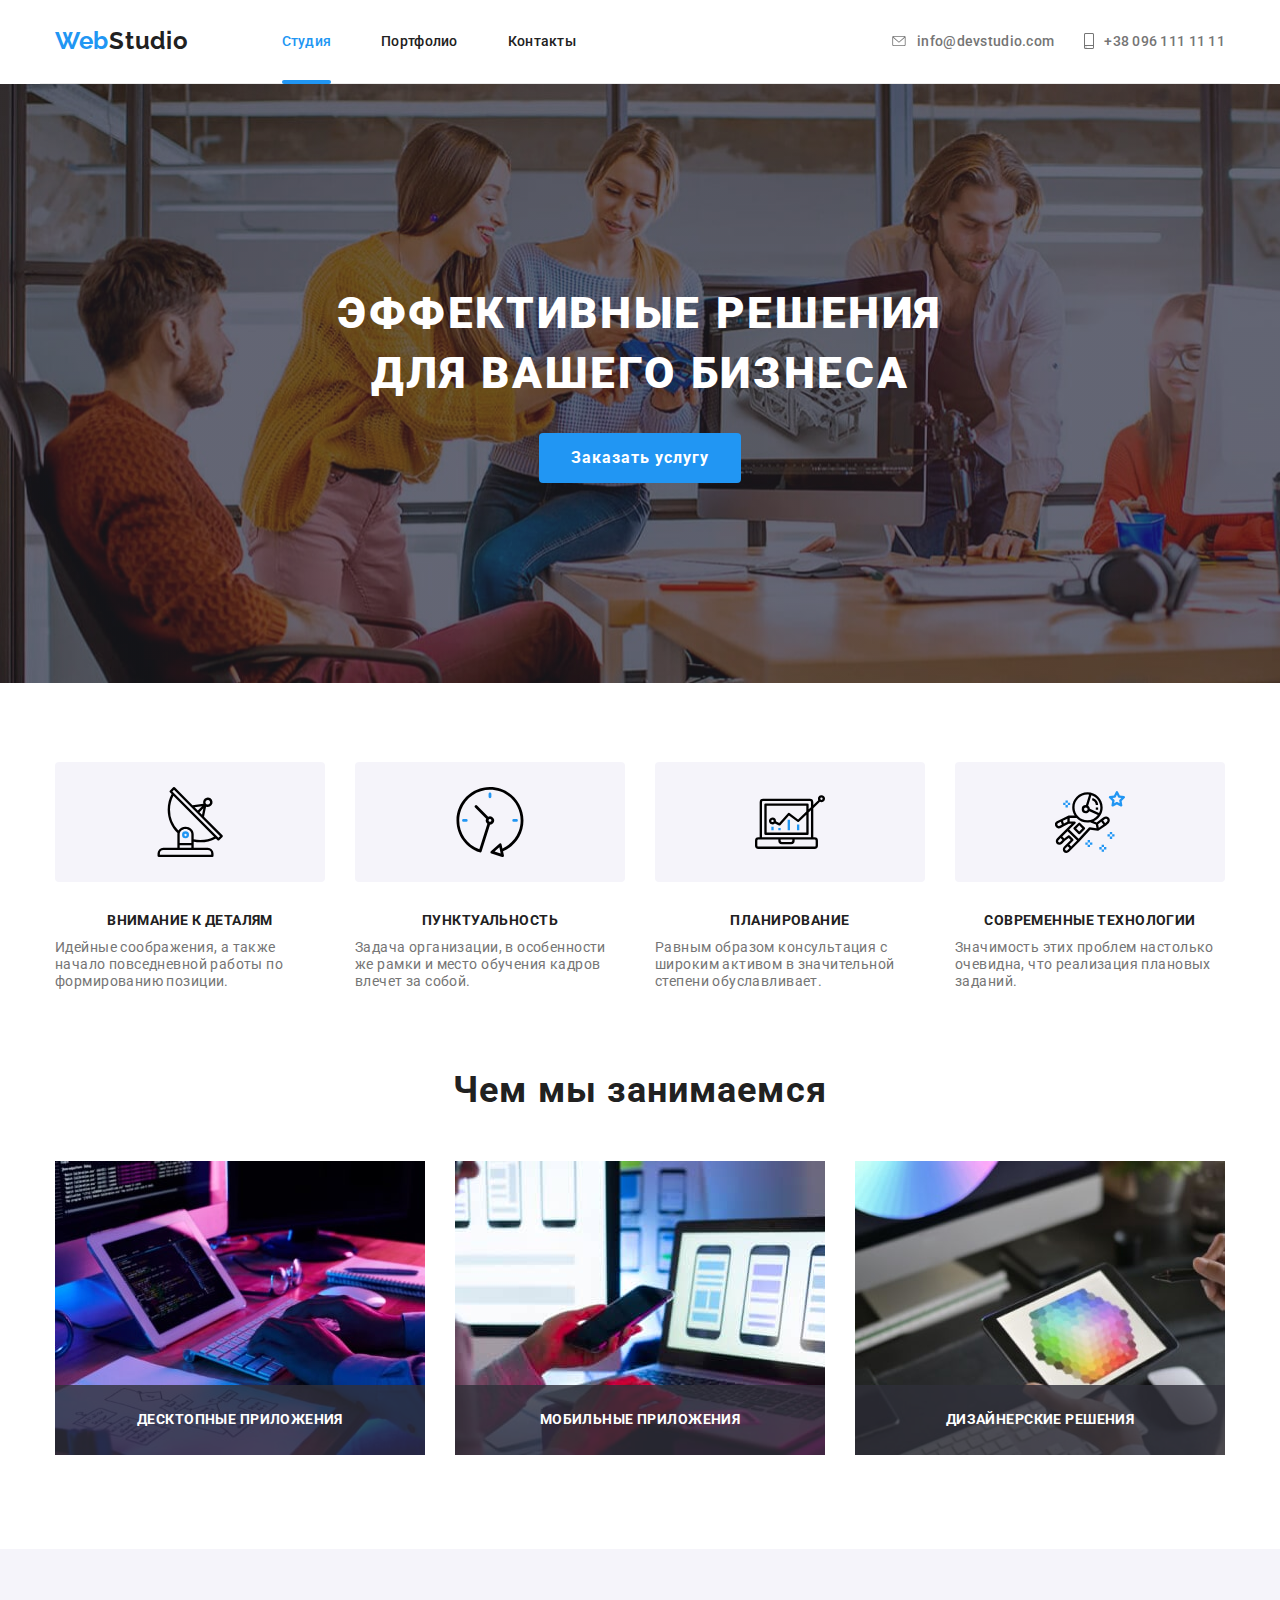
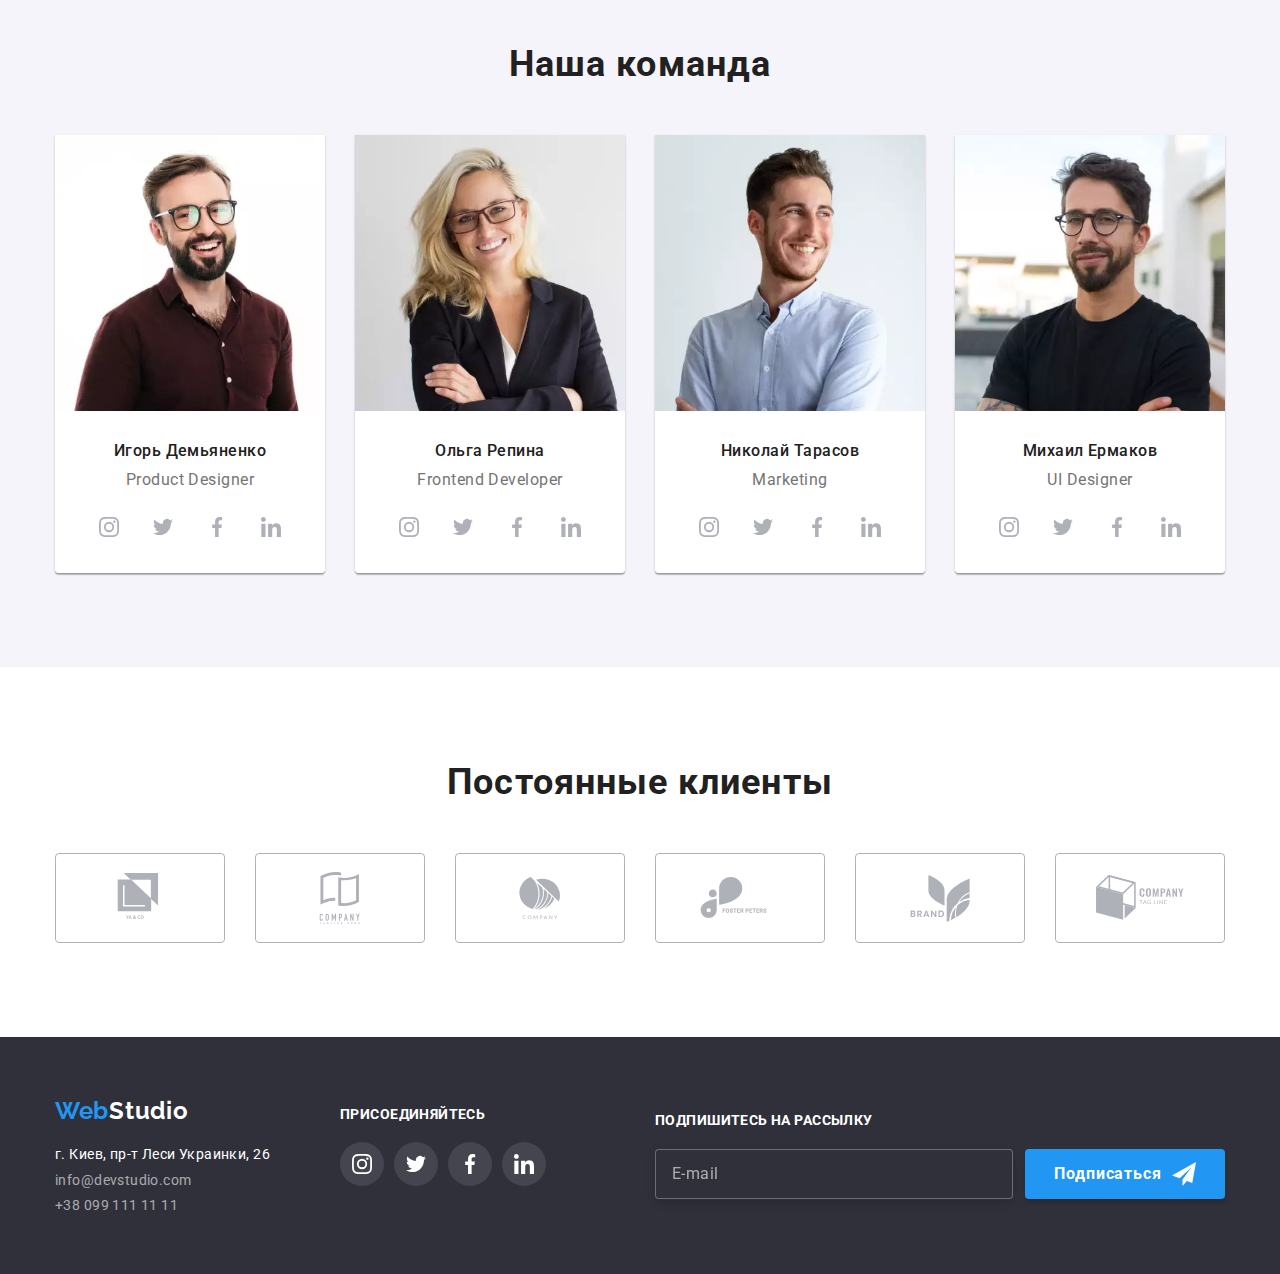
<file: index.html>
<!DOCTYPE html>
<html lang="ru">
  <head>
    <meta charset="UTF-8" />
    <meta name="viewport" content="width=device-width, initial-scale=1.0" />
    <title>Main</title>
    <link rel="stylesheet" href="https://cdnjs.cloudflare.com/ajax/libs/modern-normalize/1.0.0/modern-normalize.min.css">
    <link rel="preconnect" href="https://fonts.gstatic.com" />
    <link href="https://fonts.googleapis.com/css2?family=Raleway:wght@700&family=Roboto:wght@400;500;700;900&display=swap"
      rel="stylesheet" />
    <link rel="stylesheet" href="css/index.min.css">
  </head>
  <body>
    <header class="header__section">
      <div class="header__conteiner">
        <nav class="nav__conteiner">
          <a class="main__logo" href="./index.html">
            <span class="logo">Web<span class="studio--top">Studio</span></span>
          </a>
          
          <button type="button" class="menu__button" data-menu-button>
            <svg height=40 width=40 aria-label="переключатель мобильного окна" >
              <use class="icon-close" href="./Images/icons/symbol-defs.svg#menu-close"></use>
              <use class="icon-menu" href="./Images/icons/symbol-defs.svg#menu-icon"></use>
            </svg>
          </button>
          
          <div class="menu__conteiner" data-menu>
            <!-- site-nav -->
            <ul class="site-nav">
              <li class="site-nav__item">
                <a class="site-nav__link current" href="./index.html">Студия</a>
              </li>
              <li class="site-nav__item">
                <a class="site-nav__link" href="./portfolio.html">Портфолио</a>
              </li>
              <li class="site-nav__item">
                <a class="site-nav__link" href="">Контакты</a>
              </li>
            </ul>

            <!-- site-contact -->
            <ul class="site-contact__list">
              <li class="site-contact__item">
                <a class="contact__link" href="mailto:info@devstudio.com">
                  <svg width="16" height="10" class="site-contact__icons">
                    <use href="./Images/icons/symbol-defs.svg#icon-leter-hover"></use>
                  </svg>
                  info@devstudio.com
                </a>
              </li>
              <li class="site-contact__item contact-icons">
                <a class="contact__link" href="tell:+380961111111">
                  <svg width="10" height="16" class="site-contact__icons">
                    <use href="./Images/icons/symbol-defs.svg#smartphone"></use>
                  </svg>
                  +38 096 111 11 11
                </a>
              </li>
            </ul>
          </div>
        </nav>
      </div>
    </header>
    

    <main>
      <!--Эффективные решения для вашего бизнеса-->
      <section class="section-hero">
       <div class="section-hero__conteiner">
          <h1 class="hero title">Эффективные решения для вашего бизнеса</h1>
          <button class="order-button" type="button" data-modal-open>Заказать услугу</button>
       </div>
       
      </section>

      <!--Описание компании-->
      <!-- company description -->
      <section class="company-description__section">
        <h2 class="visually-hidden">Описание компании</h2>
        <div class="company-description__conteiner">
          <ul class="company-description__list">
            <li class="company-description__items">
              <div class="icon__conteiner">
                <svg width="70" height="70">
                  <use href="./Images/icons/symbol-defs.svg#icon-antena"></use>
                </svg>
              </div>
              <h3 class="description__title title">Внимание к деталям</h3>
              <p class="description__text text">
                Идейные соображения, а также начало повседневной работы по
                формированию позиции.
              </p>
            </li>
            <li class="company-description__items">
              <div class="icon__conteiner">
                <svg class="company-description__icon" width="70" height="70" class="icon-clock">
                  <use href="./Images/icons/symbol-defs.svg#icon-clock"></use>
                </svg>
              </div>
              <h3 class="description__title title">Пунктуальность</h3>
              <p class="description__text text">
                Задача организации, в особенности же рамки и место обучения кадров
                влечет за собой.
              </p>
            </li>
            <li class="company-description__items">
              <div class="icon__conteiner">
                <svg width="70" height="70" class="icon-diagram">
                  <use href="./Images/icons/symbol-defs.svg#icon-diagram"></use>
                </svg>
              </div>
              <h3 class="description__title title">Планирование</h3>
              <p class="description__text text">
                Равным образом консультация с широким активом в значительной
                степени обуславливает.
              </p>
            </li>
            <li class="company-description__items">
              <div class="icon__conteiner">
                <svg width="70" height="70" class="icon-astronaut">
                  <use href="./Images/icons/symbol-defs.svg#icon-astronaut"></use>
                </svg>
              </div>
              <h3 class="description__title title">Современные технологии</h3>
              <p class="description__text text">
                Значимость этих проблем настолько очевидна, что реализация
                плановых заданий.
              </p>
            </li>
          </ul>
        </div>
      </section>
      
      <!--Чем мы занимаемся-->
      <!-- what we do -->
      <section class="what-we-do">
        <div class="what-we-do__conteiner">
          <h2 class="what-we-do__title title">Чем мы занимаемся</h2>
          <ul class="what-we-do__list">
            <li class="what-we-do__items">
              <picture>
                <source 
                  media="(min-width: 320px)" type="image/webp"
                  srcset="./Images/what we do/photo_of_list_1.webp 1x, ./Images/what we do/photo_of_list_1@2x.webp 2x">
                <source 
                  media="(min-width: 320px)" 
                  srcset="./Images/what we do/photo_of_list_1.jpg 1x, ./Images/what we do/photo_of_list_1@2x.jpg 2x">
                <img class="what-we-do__image" src="./Images/what we do/photo_of_list_1.jpg" alt="Фото_1" />
              </picture>
              
              <div class="what-we-do__description">
                <p class="what-we-do__description-text">
                  Десктопные приложения
                </p>
              </div>
            </li>
            <li class="what-we-do__items">
              <picture>
                <source 
                  media="(min-width: 1200px)" type="image/webp"
                  srcset="./Images/what we do/photo_of_list_2.webp 1x, ./Images/what we do/photo_of_list_2@2x.webp 2x">
                <source 
                  media="(min-width: 1200px)"
                  srcset="./Images/what we do/photo_of_list_2.jpg 1x, ./Images/what we do/photo_of_list_2.jpg@2x.jpg 2x">
                <img class="what-we-do__image" width="370" height="294" src="./Images/what we do/photo_of_list_2.jpg" alt="Фото_2" />
              </picture>
              
              <div class="what-we-do__description">
                <p class="what-we-do__description-text">
                  Мобильные приложения
                </p>
              </div>
            </li>
            <li class="what-we-do__items">
              <picture>
                <source 
                  media="(min-width: 1200px)" type="image/webp"
                  srcset="./Images/what we do/photo_of_list_3.webp 1x, ./Images/what we do/photo_of_list_3@2x.webp 2x"
                >
                <source media="(min-width: 1200px)"
                  srcset="./Images/what we do/photo_of_list_3.jpg 1x, ./Images/what we do/photo_of_list_3.jpg@2x.jpg 2x">
                <img class="what-we-do__image" src="./Images/what we do/photo_of_list_3.jpg" alt="Фото_3" />
              </picture>
              
              <div class="what-we-do__description">
                <p class="what-we-do__description-text">
                  Дизайнерские решения
                </p>
              </div>
            </li>
          </ul>
        </div>
      </section>
      

      <!--Наша команда-->
      <!-- our team -->
      <section class="our-team__section">
        <div class="our-team__conteiner">
          <h2 class="our-team__title title">Наша команда</h2>
          <ul class="our-team__list">
            <!-- 1 -->
            <li class="our-team__items">
              <picture class="our-team__picture">
                <source 
                  media="(min-width: 320px)" type="image/webp"
                  srcset="./Images/our-team/person01-mobile.webp 1x, ./Images/our-team/person01-mobile@2x.webp 2x">
                <source media="(min-width: 320px)"
                  srcset="./Images/our-team/person01-mobile.jpg 1x, ./Images/our-team/person01-mobile@2x.jpg 2x">
                <img class="our-team__images" src="./Images/our-team/person01-mobile.jpg" alt="Игорь_Д"/>
              </picture>
              <div class="our-team-images__description-box">
                <h3 class="person__title title">Игорь Демьяненко</h3>
                <p class="profession text">Product Designer</p>
                <ul class="our-team-icon__list">
                  <li class="our-team-icon__items">
                    <a class="our-team-icon__link" href="">
                      <svg width="20" height="20">
                        <use href="./Images/icons/symbol-defs.svg#icon-instagram"></use>
                      </svg>
                    </a>
                  </li>
                  <li class="our-team-icon__items">
                    <a class="our-team-icon__link" href="">
                      <svg width="20" height="20">
                        <use href="./Images/icons/symbol-defs.svg#icon-twitter"></use>
                      </svg>
                    </a>
                  </li>
                  <li class="our-team-icon__items">
                    <a class="our-team-icon__link" href="">
                      <svg width="20" height="20">
                        <use href="./Images/icons/symbol-defs.svg#icon-facebook"></use>
                      </svg>
                    </a>
                  </li>
                  <li class="our-team-icon__items">
                    <a class="our-team-icon__link" href="">
                      <svg width="20" height="20">
                        <use href="./Images/icons/symbol-defs.svg#icon-linkedin"></use>
                      </svg>
                    </a>
                  </li>
                </ul>
              </div>
            </li>
            <!-- 2 -->
            <li class="our-team__items">
              <picture class="our-team__picture">
                <source 
                  media="(min-width: 320px)" type="image/webp"
                  srcset="./Images/our-team/person02-mobile.webp 1x, ./Images/our-team/person02-mobile@2x.webp 2x">
                <source media="(min-width: 320px)"
                  srcset="./Images/our-team/person02-mobile.jpg 1x, ./Images/our-team/person02-mobile@2x.jpg 2x">
                <img class="our-team__images" src="./Images/our-team/person02-mobile.jpg" alt="Ольга_Р" />
              </picture>
              <div class="our-team-images__description-box">
                <h3 class="person__title title">Ольга Репина</h3>
                <p class="profession text">Frontend Developer</p>
                <ul class="our-team-icon__list">
                  <li class="our-team-icon__items">
                    <a class="our-team-icon__link" href="">
                      <svg width="20" height="20">
                        <use href="./Images/icons/symbol-defs.svg#icon-instagram"></use>
                      </svg>
                    </a>
                  </li>
                  <li class="our-team-icon__items">
                    <a class="our-team-icon__link" href="">
                      <svg width="20" height="20">
                        <use href="./Images/icons/symbol-defs.svg#icon-twitter"></use>
                      </svg>
                    </a>
                  </li>
                  <li class="our-team-icon__items">
                    <a class="our-team-icon__link" href="">
                      <svg width="20" height="20">
                        <use href="./Images/icons/symbol-defs.svg#icon-facebook"></use>
                      </svg>
                    </a>
                  </li>
                  <li class="our-team-icon__items">
                    <a class="our-team-icon__link" href="">
                      <svg width="20" height="20">
                        <use href="./Images/icons/symbol-defs.svg#icon-linkedin"></use>
                      </svg>
                    </a>
                  </li>
                </ul>
              </div>
            </li>
            <!-- 3 -->
            <li class="our-team__items">
              <picture class="our-team__picture">
                <source 
                  media="(min-width: 320px)" type="image/webp"
                  srcset="./Images/our-team/person03-mobile.webp 1x, ./Images/our-team/person03-mobile@2x.webp 2x">
                <source media="(min-width: 320px)"
                  srcset="./Images/our-team/person03-mobile.jpg 1x, ./Images/our-team/person03-mobile@2x.jpg 2x">
                <img class="our-team__images" src="./Images/our-team/person03-mobile.jpg" alt="Николай_Т" />
              </picture>
              <div class="our-team-images__description-box">
                <h3 class="person__title title">Николай Тарасов</h3>
                <p class="profession text">Marketing</p>
                <ul class="our-team-icon__list">
                  <li class="our-team-icon__items">
                   <a class="our-team-icon__link" href="">
                      <svg width="20" height="20">
                        <use href="./Images/icons/symbol-defs.svg#icon-instagram"></use>
                      </svg>
                   </a>
                  </li>
                  <li class="our-team-icon__items">
                    <a class="our-team-icon__link" href="">
                      <svg width="20" height="20">
                        <use href="./Images/icons/symbol-defs.svg#icon-twitter"></use>
                      </svg>
                    </a>
                  </li>
                  <li class="our-team-icon__items">
                    <a class="our-team-icon__link" href="">
                      <svg width="20" height="20">
                        <use href="./Images/icons/symbol-defs.svg#icon-facebook"></use>
                      </svg>
                    </a>
                  </li>
                  <li class="our-team-icon__items">
                    <a class="our-team-icon__link" href="">
                      <svg width="20" height="20">
                        <use href="./Images/icons/symbol-defs.svg#icon-linkedin"></use>
                      </svg>
                    </a>
                  </li>
                </ul>
              </div>
            </li>
            <!-- 4 -->
            <li class="our-team__items">
              <picture class="our-team__picture">
                <source media="(min-width: 320px)" type="image/webp"
                  srcset="./Images/our-team/person04-mobile.webp 1x, ./Images/our-team/person04-mobile@2x.webp 2x">
                <source media="(min-width: 320px)"
                  srcset="./Images/our-team/person04-mobile.jpg 1x, ./Images/our-team/person04-mobile@2x.jpg 2x">
                <img class="our-team__images" src="./Images/our-team/person04-mobile.jpg" alt="Михаил_Е" />
              </picture>
              <div class="our-team-images__description-box">
                <h3 class="person__title title">Михаил Ермаков</h3>
                <p class="profession text">UI Designer</p>
                <ul class="our-team-icon__list">
                  <li class="our-team-icon__items">
                    <a class="our-team-icon__link" href="">
                      <svg width="20" height="20">
                        <use href="./Images/icons/symbol-defs.svg#icon-instagram"></use>
                      </svg>
                    </a>
                  </li>
                  <li class="our-team-icon__items">
                    <a class="our-team-icon__link" href="">
                      <svg width="20" height="20">
                        <use href="./Images/icons/symbol-defs.svg#icon-twitter"></use>
                      </svg>
                    </a>
                  </li>
                  <li class="our-team-icon__items">
                    <a class="our-team-icon__link" href="">
                      <svg width="20" height="20">
                        <use href="./Images/icons/symbol-defs.svg#icon-facebook"></use>
                      </svg>
                    </a>
                  </li>
                  <li class="our-team-icon__items">
                    <a class="our-team-icon__link" href="">
                      <svg width="20" height="20">
                        <use href="./Images/icons/symbol-defs.svg#icon-linkedin"></use>
                      </svg>
                    </a>
                  </li>
                </ul>
              </div>
            </li>
          </ul>
        </div>
      </section>
      <!-- our-clients -->
      <section class="our-clients__section">
        <div class="our-clients__conteiner">
          <h2 class="our-clients__title">
            Постоянные клиенты
          </h2>
          <ul class="client-list">
            <li class="client-list__item">
              <a class="client-list__link" href="">
                <svg height="49.2">
                  <use href="./Images/icons/symbol-defs.svg#icon-logo-YA-and-CO"></use>
                </svg>
              </a>
            </li>
            <li class="client-list__item">
              <!-- 2 -->
              <a class="client-list__link" href="">
                <svg height="52">
                  <use href="./Images/icons/symbol-defs.svg#icon-logo-tag-line"></use>
                </svg>
              </a>
            </li>
            <li class="client-list__item">
              <!-- 3 -->
              <a class="client-list__link" href="">
                <svg height="42.6">
                  <use href="./Images/icons/symbol-defs.svg#icon-logo-company"></use>
                </svg>
              </a>
            </li>
            <li class="client-list__item">
              <!-- 4 -->
              <a class="client-list__link" href="">
                <svg height="42">
                  <use href="./Images/icons/symbol-defs.svg#icon-logo-foster-peters"></use>
                </svg>
              </a>
            </li>
            <li class="client-list__item">
              <!-- 5 -->
              <a class="client-list__link" href="">
                <svg height="47">
                  <use href="./Images/icons/symbol-defs.svg#icon-logo-brand"></use>
                </svg>
              </a>
            </li>
            <li class="client-list__item">
              <!-- 6 -->
              <a class="client-list__link" href="">
                <svg height="45.4">
                  <use href="./Images/icons/symbol-defs.svg#icon-logo-company-tag-line"></use>
                </svg>
              </a>
            </li>
          </ul>
        </div>
      </section>
      <!-- MODAL -->
      <div class="backdrop is-hidden" data-modal>
        <div class="modal">
          <button type="button" class="close-modal-button" data-modal-close>
            <svg width=17 height=17 class="close-modal-button__icon">
              <use href="./Images/icons/symbol-defs.svg#close-btn"></use>
            </svg>
          </button>
          <!-- form -->
          <p class="form__title">Оставьте свои данные, мы вам перезвоним</p>
          <form class="modal-form">
            <div class="modal-form__field">
              <label for="name">Имя</label>
              <div class="input__vraper">
                <input class="input" type="text" name="name" id="name">
                <svg class="input__icon">
                  <use href="./Images/icons/symbol-defs.svg#person-icon"></use>
                </svg>
              </div>
            </div>
            
            <div class="modal-form__field">
              <label  for="tel">Телефон</label>
              <div class="input__vraper">
                <input class="input" type="tel" name="tel" id="tel">
                <svg class="input__icon">
                  <use href="./Images/icons/symbol-defs.svg#phone-icon"></use>
                </svg>
              </div>
            </div>
            
            <div class="modal-form__field">
              <label  for="email">Почта</label>
              <div class="input__vraper">
                <input class="input" type="email" name="email" id="email">
                <svg class="input__icon">
                  <use href="./Images/icons/symbol-defs.svg#email"></use>
                </svg>
              </div>
            </div>

            <div class="modal-form__field">
              <label  for="comment">Комментарий</label>
              <textarea class="input" name="comment" id="comment" placeholder="Введите текст"></textarea>
            </div>

            <div class="checkbox__policy">
              <input class="checkbox__input visually-hidden" type="checkbox" name="policy" id="policy">
              <label class="checkbox__label" for="policy">Соглашаюсь с рассылкой и принимаю&nbsp; <a class="policy-link" href="#">Условия договора</a></label>
            </div>

            <button class="submit-button" type="submit">Отправить</button>
          </form>
        </div>
      </div>
    </main>

    <!-- footer -->
    <footer class="footer">
      <div class="footer__conteiner">
        <div class="address-and-slogan__conteier">
          <div class="address__conteiner">
            <a class="logo__footer" href="./index.html">
              <span class="logo">Web<span class="studio--bottom">Studio</span></span></a>
            <address class="address__list-conteiner">
              <ul class="address__list">
                <li class="address">г. Киев, пр-т Леси Украинки, 26</li>
                <li><a class="mail" href="mailto:info@devstudio.com">info@devstudio.com</a></li>
                <li><a class="tell" href="tell:+380991111111">+38 099 111 11 11</a></li>
              </ul>
            </address>
          </div>
          <div class="slogan__container">
            <p class="slogan">
              присоединяйтесь
            </p>
            <ul class="footer-social-list">
              <li class="footer-social-list__item">
                <a class="footer-social-list__link" href="">
                  <svg class="footer-social-list__icons" width="20" height="20">
                    <use href="./Images/icons/symbol-defs.svg#icon-instagram"></use>
                  </svg>
                </a>
              </li>
              <li class="footer-social-list__item">
                <a class="footer-social-list__link" href="">
                  <svg class="footer-social-list__icons" width="20" height="20">
                    <use href="./Images/icons/symbol-defs.svg#icon-twitter"></use>
                  </svg>
                </a>
              </li>
              <li class="footer-social-list__item">
                <a class="footer-social-list__link" href="">
                  <svg class="footer-social-list__icons" width="20" height="20">
                    <use href="./Images/icons/symbol-defs.svg#icon-facebook"></use>
                  </svg>
                </a>
              </li>
              <li class="footer-social-list__item">
                <a class="footer-social-list__link" href="">
                  <svg class="footer-social-list__icons" width="20" height="20">
                    <use href="./Images/icons/symbol-defs.svg#icon-linkedin"></use>
                  </svg>
                </a>
              </li>
            </ul>
          </div>
        </div>
        <div class="subsribe__conteiner">
          <form class="form">
            <p class="subsribe__title">
              Подпишитесь на рассылку
            </p>
            <div class="subsribe-form__conteiner">
              <input class="subsribe__input" type="email" name="email" placeholder="E-mail">
              <button class="subsribe__button" type="submit">Подписаться
                <svg width=24 height=24 class="icon-send">
                  <use href="./Images/icons/symbol-defs.svg#icon-send"></use>
                </svg>
              </button>
            </div>
          </form>
        </div>
      </div>
    </footer>

    <script src="./js/modal.js"></script>
    <script src="./js/mobilemenu.js"></script>
  </body>
</html>
</file>
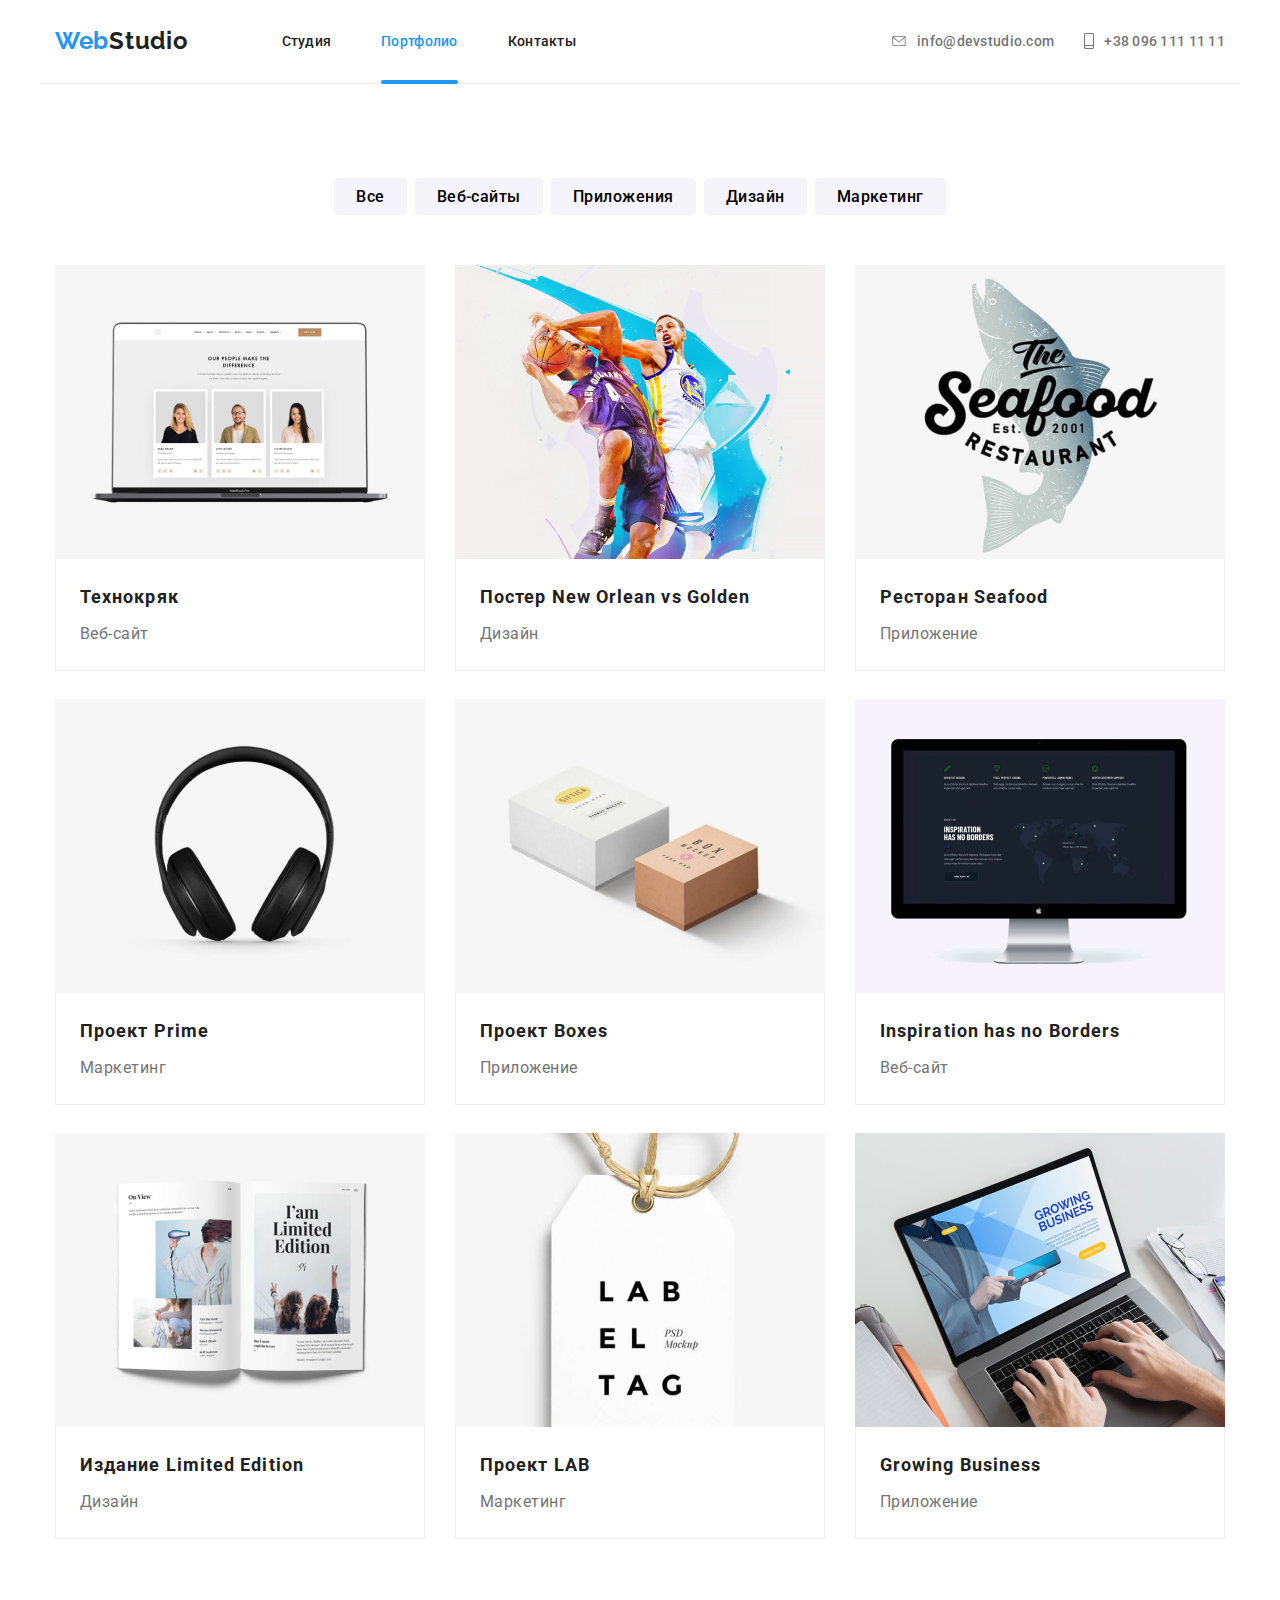
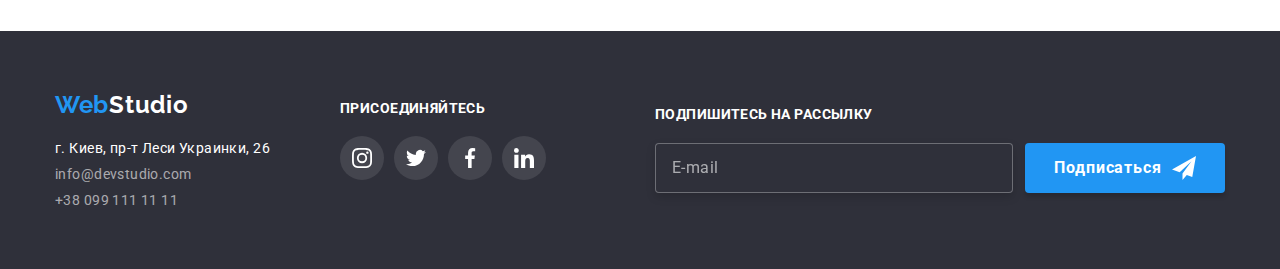
<file: portfolio.html>
<!DOCTYPE html>
<html lang="ru">
  <head>
    <meta charset="UTF-8" />
    <meta name="viewport" content="width=device-width, initial-scale=1.0" />
    <title>Main</title>
    <link rel="stylesheet" href="https://cdnjs.cloudflare.com/ajax/libs/modern-normalize/1.0.0/modern-normalize.min.css">
    <link rel="preconnect" href="https://fonts.gstatic.com" />
    <link href="https://fonts.googleapis.com/css2?family=Raleway:wght@700&family=Roboto:wght@400;500;700;900&display=swap"
      rel="stylesheet" />
    <link rel="stylesheet" href="css/portfolio.min.css">
  </head>
  <body>
    <!-- header -->
    <header class="header__section">
      <div class="header__conteiner">
        <nav class="nav__conteiner">
          <a class="main__logo" href="./index.html">
            <span class="logo">Web<span class="studio--top">Studio</span></span>
          </a>
    
          <button type="button" class="menu__button" data-menu-button>
            <svg height=40 width=40 aria-label="переключатель мобильного окна">
              <use class="icon-close" href="./Images/icons/symbol-defs.svg#menu-close"></use>
              <use class="icon-menu" href="./Images/icons/symbol-defs.svg#menu-icon"></use>
            </svg>
          </button>
    
          <div class="menu__conteiner" data-menu>
            <!-- site-nav -->
            <ul class="site-nav">
              <li class="site-nav__item">
                <a class="site-nav__link " href="./index.html">Студия</a>
              </li>
              <li class="site-nav__item">
                <a class="site-nav__link current" href="./portfolio.html">Портфолио</a>
              </li>
              <li class="site-nav__item">
                <a class="site-nav__link" href="">Контакты</a>
              </li>
            </ul>
    
            <!-- site-contact -->
            <ul class="site-contact__list">
              <li class="site-contact__item">
                <a class="contact__link" href="mailto:info@devstudio.com">
                  <svg width="16" height="10" class="site-contact__icons">
                    <use href="./Images/icons/symbol-defs.svg#icon-leter-hover"></use>
                  </svg>
                  info@devstudio.com
                </a>
              </li>
              <li class="site-contact__item contact-icons">
                <a class="contact__link" href="tell:+380961111111">
                  <svg width="10" height="16" class="site-contact__icons">
                    <use href="./Images/icons/symbol-defs.svg#smartphone"></use>
                  </svg>
                  +38 096 111 11 11
                </a>
              </li>
            </ul>
          </div>
        </nav>
      </div>
    </header>
    <!-- main -->
    <main>
      <!-- choice section -->
      <section class="choice__section">
        <h1 class="title visually-hidden">Веб студия секция вибора</h1>
        <div class="choice__conteiner">
          <ul class="button-list">
            <li class="button-list__item">
              <button class="filter__button" type="button">Все</button>
            </li>
            <li class="button-list__item">
              <button class="filter__button" type="button">Веб-сайты</button>
            </li>
            <li class="button-list__item">
              <button class="filter__button" type="button">Приложения</button>
            </li>
            <li class="button-list__item">
              <button class="filter__button" type="button">Дизайн</button>
            </li>
            <li class="button-list__item">
              <button class="filter__button" type="button">Маркетинг</button>
            </li>
          </ul>
          <ul class="options-list">
            <li class="option-list__items">
              <a class="option-list__link" href="">
                <div class="image__conteiner">
                  <!-- 1 -->
                  <picture>
                    <source media="(min-width: 1200px)" type="image/webp"
                      srcset="./Images/options-list/laptop-tech-kryak-desk-top.webp 1x, ./Images/options-list/laptop-tech-kryak-desk-top@2x.webp 2x">
                    
                    <source media="(min-width: 1200px)"
                      srcset="./Images/options-list/laptop-tech-kryak-desk-top.jpg 1x, ./Images/options-list/laptop-tech-kryak-desk-top@2x.jpg 2x">
                    
                    <source media="(min-width: 320px)" type="image/webp"
                      srcset="./Images/options-list/laptop-tech-kryak-mob.webp 1x, ./Images/options-list/laptop-tech-kryak-mob@2x.webp 2x">

                    <source media="(min-width: 320px)" 
                      srcset="./Images/options-list/laptop-tech-kryak-mob.jpg 1x, ./Images/options-list/laptop-tech-kryak-mob@2x.jpg 2x">
                    <img class="image" src="./Images/options-list/laptop-tech-kryak-mob.jpg" alt="laptop tech kryak" />
                  </picture>
                  
                  <div class="option-list__text">
                    Технокряк это современная площадка распространения коронавируса. Компании используют эту платформу для цифрового
                    шпионажа и атак на защищённые сервера конкурентов.
                  </div>
                </div>
                <div class="option__description">
                  <h2 class="option__title title">Технокряк</h2>
                  <p class="option__text text">Веб-сайт</p>
                </div>
              </a>
            </li>
            <li class="option-list__items">
              <a class="option-list__link" href="">
                <div class="image__conteiner">
                  <!-- 2 -->
                  <picture>
                    <source media="(min-width: 1200px)" type="image/webp"
                      srcset="./Images/options-list/poster-orlean-desk-top.webp 1x, ./Images/options-list/poster-orlean-desk-top@2x.webp 2x">
                    
                    <source media="(min-width: 1200px)"
                      srcset="./Images/options-list/poster-orlean-desk-top.jpg 1x, ./Images/options-list/poster-orlean-desk-top@2x.jpg 2x">

                    <source media="(min-width: 320px)" type="image/webp"
                      srcset="./Images/options-list/poster-orlean-mob.webp 1x, ./Images/options-list/poster-orlean-mob@2x.webp 2x">

                    <source media="(min-width: 320px)"
                      srcset="./Images/options-list/poster-orlean-mob.jpg 1x, ./Images/options-list/poster-orlean-mob@2x.jpg 2x">
                    <img class="image" src="./Images/poster-orlean-mob.jpg" alt="poster orlean" />
                  </picture>
                  
                  <div class="option-list__text">
                    Технокряк это современная площадка распространения коронавируса. Компании используют эту платформу для цифрового
                    шпионажа и атак на защищённые сервера конкурентов.
                  </div>
                </div>
                
                <div class="option__description">
                  <h2 class="option__title title">Постер New Orlean vs Golden</h2>
                  <p class="option__text text">Дизайн</p>
                </div>
              </a>
            </li>
            <li class="option-list__items">
              <a class="option-list__link" href="">
                <div class="image__conteiner">
                  <!-- 3 -->
                  <picture>
                    <source media="(min-width: 1200px)" type="image/webp"
                      srcset="./Images/options-list/restorant-seafood-desk-top.webp 1x, ./Images/options-list/restorant-seafood-desk-top@2x.webp 2x">
                    
                    <source media="(min-width: 1200px)"
                      srcset="./Images/options-list/restorant-seafood-desk-top.jpg 1x, ./Images/options-list/restorant-seafood-desk-top@2x.jpg 2x">

                    <source media="(min-width: 320px)" type="image/webp"
                      srcset="./Images/options-list/restorant-seafood-mob.webp 1x, ./Images/options-list/restorant-seafood-mob@2x.webp 2x">

                    <source media="(min-width: 320px)"
                      srcset="./Images/options-list/restorant-seafood-mob.jpg 1x, ./Images/options-list/restorant-seafood-mob@2x.jpg 2x">
                    <img class="image" src="./Images/restorant-seafood-mob.jpg" alt="restorant seafood" />
                  </picture>
                  
                  <div class="option-list__text">
                    Технокряк это современная площадка распространения коронавируса. Компании используют эту платформу для цифрового
                    шпионажа и атак на защищённые сервера конкурентов.
                  </div>
                </div>
                
                <div class="option__description">
                  <h2 class="option__title title">Ресторан Seafood</h2>
                  <p class="option__text text">Приложение</p>
                </div>
              </a>
            </li>
            <li class="option-list__items">
              <a class="option-list__link" href="">
                <div class="image__conteiner">
                  <!-- 4 -->
                  <picture>
                    <source media="(min-width: 1200px)" type="image/webp"
                      srcset="./Images/options-list/headphones-prime-desk-top.webp 1x, ./Images/options-list/headphones-prime-desk-top@2x.webp 2x">
                    
                    <source media="(min-width: 1200px)"
                      srcset="./Images/options-list/headphones-prime-desk-top.jpg 1x, ./Images/options-list/headphones-prime-desk-top@2x.jpg 2x">

                    <source media="(min-width: 320px)" type="image/webp"
                      srcset="./Images/options-list/headphones-prime-mob.webp 1x, ./Images/options-list/headphones-prime-mob@2x.webp 2x">

                    <source media="(min-width: 320px)"
                      srcset="./Images/options-list/headphones-prime-mob.jpg 1x, ./Images/options-list/headphones-prime-mob@2x.jpg 2x">
                    <img class="image" src="./Images/headphones-prime-mob.jpg" alt="headphones prime" />
                  </picture>
                  
                  <div class="option-list__text">
                    Технокряк это современная площадка распространения коронавируса. Компании используют эту платформу для цифрового
                    шпионажа и атак на защищённые сервера конкурентов.
                  </div>
                </div>
                
                <div class="option__description">
                  <h2 class="option__title title">Проект Prime</h2>
                  <p class="option__text text">Маркетинг</p>
                </div>
              </a>
            </li>
            <li class="option-list__items">
              <a class="option-list__link" href="">
                <div class="image__conteiner">
                  <!-- 5 -->
                  <picture>
                    <source media="(min-width: 1200px)" type="image/webp"
                      srcset="./Images/options-list/boxes-desk-top.webp 1x, ./Images/options-list/boxes-desk-top@2x.webp 2x">
                    
                    <source media="(min-width: 1200px)"
                      srcset="./Images/options-list/boxes-desk-top.jpg 1x, ./Images/options-list/boxes-desk-top@2x.jpg 2x">

                    <source media="(min-width: 320px)" type="image/webp"
                      srcset="./Images/options-list/boxes-mob.webp 1x, ./Images/options-list/boxes-mob@2x.webp 2x">

                    <source media="(min-width: 320px)"
                      srcset="./Images/options-list/boxes-mob.jpg 1x, ./Images/options-list/boxes-mob@2x.jpg 2x">
                    <img class="image" src="./Images/options-list/boxes-mob.jpg" alt="boxes" />
                  </picture>
                  
                  <div class="option-list__text">
                    Технокряк это современная площадка распространения коронавируса. Компании используют эту платформу для цифрового
                    шпионажа и атак на защищённые сервера конкурентов.
                  </div>
                </div>
                
                <div class="option__description">
                  <h2 class="option__title title">Проект Boxes</h2>
                  <p class="option__text text">Приложение</p>
                </div>
              </a>
            </li>
            <li class="option-list__items">
              <a class="option-list__link" href="">
                <div class="image__conteiner">
                  <!-- 6 -->
                  <picture>
                    <source media="(min-width: 1200px)" type="image/webp"
                      srcset="./Images/options-list/monitor-desk-top.webp 1x, ./Images/options-list/monitor-desk-top@2x.webp 2x">
                    
                    <source media="(min-width: 1200px)"
                      srcset="./Images/options-list/monitor-desk-top.jpg 1x, ./Images/options-list/monitor-desk-top@2x.jpg 2x">

                    <source media="(min-width: 320px)" type="image/webp"
                      srcset="./Images/options-list/monitor-mob.webp 1x, ./Images/options-list/monitor-mob@2x.webp 2x">

                    <source media="(min-width: 320px)"
                      srcset="./Images/options-list/monitor-mob.jpg 1x, ./Images/options-list/monitor-mob@2x.jpg 2x">
                    <img class="image" src="./Images/options-list/monitor-mob.jpg" alt="monitor" />
                  </picture>
                  
                  <div class="option-list__text">
                    Технокряк это современная площадка распространения коронавируса. Компании используют эту платформу для цифрового
                    шпионажа и атак на защищённые сервера конкурентов.
                  </div>
                </div>
                
                <div class="option__description">
                  <h2 class="option__title title">Inspiration has no Borders</h2>
                  <p class="option__text text">Веб-сайт</p>
                </div>
              </a>
            </li>
            <li class="option-list__items">
              <a class="option-list__link" href="">
                <div class="image__conteiner">
                  <!-- 7 -->
                  <picture>
                    <source media="(min-width: 1200px)" type="image/webp"
                      srcset="./Images/options-list/book-desk-top.webp 1x, ./Images/options-list/book-desk-top@2x.webp 2x">
                    
                    <source media="(min-width: 1200px)"
                      srcset="./Images/options-list/book-desk-top.jpg 1x, ./Images/options-list/book-desk-top@2x.jpg 2x">

                    <source media="(min-width: 320px)" type="image/webp"
                      srcset="./Images/options-list/book-mob.webp 1x, ./Images/options-list/book-mob@2x.webp 2x">

                    <source media="(min-width: 320px)"
                      srcset="./Images/options-list/book-mob.jpg 1x, ./Images/options-list/book-mob@2x.jpg 2x">
                    <img class="image" src="./Images/options-list/book-mob.jpg" alt="book" />
                  </picture>
                  
                  <div class="option-list__text">
                    Технокряк это современная площадка распространения коронавируса. Компании используют эту платформу для цифрового
                    шпионажа и атак на защищённые сервера конкурентов.
                  </div>
                </div>
                
                <div class="option__description">
                  <h2 class="option__title title">Издание Limited Edition</h2>
                  <p class="option__text text">Дизайн</p>
                </div>
              </a>
            </li>
            <li class="option-list__items">
              <a class="option-list__link" href="">
                <div class="image__conteiner">
                  <!-- 8 -->
                  <picture>
                    <source media="(min-width: 1200px)" type="image/webp"
                      srcset="./Images/options-list/stiker-lab-desk-top.webp 1x, ./Images/options-list/stiker-lab-desk-top@2x.webp 2x">
                    
                    <source media="(min-width: 1200px)"
                      srcset="./Images/options-list/stiker-lab-desk-top.jpg 1x, ./Images/options-list/stiker-lab-desk-top@2x.jpg 2x">

                    <source media="(min-width: 320px)" type="image/webp"
                      srcset="./Images/options-list/stiker-lab-mob.webp 1x, ./Images/options-list/stiker-lab-mob@2x.webp 2x">

                    <source media="(min-width: 320px)"
                      srcset="./Images/options-list/stiker-lab-mob.jpg 1x, ./Images/options-list/stiker-lab-mob@2x.jpg 2x">
                    <img class="image" src="./Images/options-list/stiker-lab-mob.jpg" alt="stiker lab" />
                  </picture>
                  
                  <div class="option-list__text">
                    Технокряк это современная площадка распространения коронавируса. Компании используют эту платформу для цифрового
                    шпионажа и атак на защищённые сервера конкурентов.
                  </div>
                </div>
                
                <div class="option__description">
                  <h2 class="option__title title">Проект LAB</h2>
                  <p class="option__text text">Маркетинг</p>
                </div>
              </a>
            </li>
            <li class="option-list__items">
              <a class="option-list__link" href="">
                <div class="image__conteiner">
                  <!-- 9 -->
                  <picture>
                    <source media="(min-width: 1200px)" type="image/webp"
                      srcset="./Images/options-list/laptop-desk-top.webp 1x, ./Images/options-list/laptop-desk-top@2x.webp 2x">
                    
                    <source media="(min-width: 1200px)"
                      srcset="./Images/options-list/laptop-desk-top.jpg 1x, ./Images/options-list/laptop-desk-top@2x.jpg 2x">

                    <source media="(min-width: 320px)" type="image/webp"
                      srcset="./Images/options-list/laptop-mob.webp 1x, ./Images/options-list/laptop-mob@2x.webp 2x">

                    <source media="(min-width: 320px)"
                      srcset="./Images/options-list/laptop-mob.jpg 1x, ./Images/options-list/laptop-mob@2x.jpg 2x">
                    <img class="image" src="./Images/options-list/laptop-mob.jpg" alt="laptop" />
                  </picture>
                  
                  <div class="option-list__text">
                    Технокряк это современная площадка распространения коронавируса. Компании используют эту платформу для цифрового
                    шпионажа и атак на защищённые сервера конкурентов.
                  </div>
                </div>
                
                <div class="option__description">
                  <h2 class="option__title title">Growing Business</h2>
                  <p class="option__text text">Приложение</p>
                </div>
              </a>
            </li>
          </ul>
        </div>
      </section>
    </main>
    <!-- footer -->
    <footer class="footer">
      <div class="footer__conteiner">
        <div class="address-and-slogan__conteier">
          <div class="address__conteiner">
            <a class="logo__footer" href="./index.html">
              <span class="logo">Web<span class="studio--bottom">Studio</span></span></a>
            <address class="address__list-conteiner">
              <ul class="address__list">
                <li class="address">г. Киев, пр-т Леси Украинки, 26</li>
                <li><a class="mail" href="mailto:info@devstudio.com">info@devstudio.com</a></li>
                <li><a class="tell" href="tell:+380991111111">+38 099 111 11 11</a></li>
              </ul>
            </address>
          </div>
          <div class="slogan__container">
            <p class="slogan">
              присоединяйтесь
            </p>
            <ul class="footer-social-list">
              <li class="footer-social-list__item">
                <a class="footer-social-list__link" href="">
                  <svg class="footer-social-list__icons" width="20" height="20">
                    <use href="./Images/icons/symbol-defs.svg#icon-instagram"></use>
                  </svg>
                </a>
              </li>
              <li class="footer-social-list__item">
                <a class="footer-social-list__link" href="">
                  <svg class="footer-social-list__icons" width="20" height="20">
                    <use href="./Images/icons/symbol-defs.svg#icon-twitter"></use>
                  </svg>
                </a>
              </li>
              <li class="footer-social-list__item">
                <a class="footer-social-list__link" href="">
                  <svg class="footer-social-list__icons" width="20" height="20">
                    <use href="./Images/icons/symbol-defs.svg#icon-facebook"></use>
                  </svg>
                </a>
              </li>
              <li class="footer-social-list__item">
                <a class="footer-social-list__link" href="">
                  <svg class="footer-social-list__icons" width="20" height="20">
                    <use href="./Images/icons/symbol-defs.svg#icon-linkedin"></use>
                  </svg>
                </a>
              </li>
            </ul>
          </div>
        </div>
        <div class="subsribe__conteiner">
          <form>
            <p class="subsribe__title">
              Подпишитесь на рассылку
            </p>
            <div class="subsribe-form__conteiner">
              <input class="subsribe__input" type="email" name="email" placeholder="E-mail">
              <button class="subsribe__button" type="submit">Подписаться
                <svg width=24 height=24 class="icon-send">
                  <use href="./Images/icons/symbol-defs.svg#icon-send"></use>
                </svg>
              </button>
            </div>
          </form>
        </div>
      </div>
    </footer>

    <script src="./js/mobilemenu.js"></script>
  </body>
</html>
</file>
<file: css/index.min.css>
.visually-hidden{position:absolute;width:1px;height:1px;margin:-1px;border:0;padding:0;white-space:nowrap;-webkit-clip-path:inset(100%);clip-path:inset(100%);clip:rect(0 0 0 0);overflow:hidden}:root{--primary-text-color: #212121;--secondary-text-color: #757575;--accent-color: #2196f3}body{font-family:Roboto, sans-serif;font-weight:400;color:var(--primary-text-color)}a{text-decoration:none;color:inherit}ul{margin:0%;padding:0%;list-style:none}img{display:block;max-width:100%;height:auto}body.modal-open{overflow:hidden}.company-description__conteiner,.section-hero__conteiner,.header__conteiner,.what-we-do__conteiner,.our-team__conteiner,.choice__conteiner,.our-clients__conteiner,.footer__conteiner{padding-right:15px;padding-left:15px;margin-right:auto;margin-left:auto;width:100%}@media screen and (min-width: 480px){.company-description__conteiner,.section-hero__conteiner,.header__conteiner,.what-we-do__conteiner,.our-team__conteiner,.choice__conteiner,.our-clients__conteiner,.footer__conteiner{width:480px}}@media screen and (min-width: 768px){.company-description__conteiner,.section-hero__conteiner,.header__conteiner,.what-we-do__conteiner,.our-team__conteiner,.choice__conteiner,.our-clients__conteiner,.footer__conteiner{width:768px}}@media screen and (min-width: 1200px){.company-description__conteiner,.section-hero__conteiner,.header__conteiner,.what-we-do__conteiner,.our-team__conteiner,.choice__conteiner,.our-clients__conteiner,.footer__conteiner{width:1200px}}.title,.text{margin-top:0px;margin-bottom:0px;padding-top:0px;padding-bottom:0px}.header__conteiner{display:-webkit-box;display:-ms-flexbox;display:flex;-webkit-box-align:center;-ms-flex-align:center;align-items:center;border-bottom:1px solid #ececec}.nav__conteiner{display:-webkit-box;display:-ms-flexbox;display:flex;-webkit-box-align:center;-ms-flex-align:center;align-items:center;-webkit-box-pack:justify;-ms-flex-pack:justify;justify-content:space-between;width:100%}@media screen and (min-width: 768px){.nav__conteiner{-ms-flex-pack:distribute;justify-content:space-around}}.logo{display:-webkit-box;display:-ms-flexbox;display:flex;color:var(--accent-color);font-family:Raleway;font-weight:700;font-size:26px;line-height:1.2;letter-spacing:0.03em}@media screen and (min-width: 768px){.logo{font-size:24px}}.studio--top{color:var(--primary-text-color)}.studio--bottom{display:-webkit-box;display:-ms-flexbox;display:flex;color:#ffffff}.main__logo{display:block}@media screen and (max-width: 767px){.main__logo{padding-top:16px;padding-bottom:16px}}@media screen and (min-width: 768px){.main__logo{padding-top:26px;padding-bottom:26px;margin-right:88px}}@media screen and (min-width: 1200px){.main__logo{padding-top:24px;padding-bottom:25px;margin-right:93px}}.logo__footer{display:block}@media screen and (max-width: 767px){.logo__footer{margin-bottom:20px}}.header__section{position:relative}@media screen and (max-width: 767px){.menu__button{margin:0px;padding:0px;border:none;background:transparent}.menu__button:hover,.menu__button :focus{fill:var(--accent-color)}.menu__button .icon-close{display:none}.menu__button.is-open .icon-close{display:block}.menu__button.is-open .icon-menu{display:none}.menu__conteiner{display:none;padding-top:60px;padding-bottom:60px;position:absolute;top:100%;right:0px;width:100%;background:#ffffff;z-index:88888}.menu__conteiner.is-open{display:block}}@media screen and (min-width: 768px){.menu__button{display:none}.menu__conteiner{display:-webkit-box;display:-ms-flexbox;display:flex;-webkit-box-pack:justify;-ms-flex-pack:justify;justify-content:space-between;-webkit-box-flex:1;-ms-flex-positive:1;flex-grow:1}.site-nav{display:-webkit-box;display:-ms-flexbox;display:flex}.site-nav__item:not(:last-child){margin-right:50px}}.site-nav{list-style:none;font-family:Roboto, sans-serif;font-weight:500;font-size:14px;line-height:1.2;letter-spacing:0.02em}@media screen and (max-width: 767px){.site-nav{display:-webkit-box;display:-ms-flexbox;display:flex;-webkit-box-orient:vertical;-webkit-box-direction:normal;-ms-flex-direction:column;flex-direction:column;-webkit-box-pack:center;-ms-flex-pack:center;justify-content:center;-webkit-box-align:center;-ms-flex-align:center;align-items:center}}.site-nav__link{display:inline-block;position:relative;padding-top:20px;padding-bottom:20px;-webkit-transition:color 250ms cubic-bezier(0.4, 0, 0.2, 1);transition:color 250ms cubic-bezier(0.4, 0, 0.2, 1)}@media screen and (min-width: 768px){.site-nav__link{padding-top:33px;padding-bottom:33px}}.site-nav__link:hover,.site-nav__link:focus{color:var(--accent-color)}.site-nav__link::after{content:'';display:inline-block;position:absolute;left:0px;bottom:-1px;width:100%;height:4px;border-radius:2px;background-color:var(--accent-color);opacity:0}.site-nav__link:hover::after,.site-nav__link:focus::after{opacity:1;-webkit-transition:opacity 250ms cubic-bezier(0.4, 0, 0.2, 1);transition:opacity 250ms cubic-bezier(0.4, 0, 0.2, 1)}.current{color:var(--accent-color)}.current::before{content:'';display:inline-block;position:absolute;left:0px;bottom:-1px;width:100%;height:4px;border-radius:2px;background-color:var(--accent-color)}.site-contact__list{display:-webkit-box;display:-ms-flexbox;display:flex;margin-left:auto;font-family:Roboto, sans-serif;font-weight:500;font-size:14px;line-height:1.2;letter-spacing:0.02em;color:var(--secondary-text-color)}@media screen and (max-width: 767px){.site-contact__list{-webkit-box-orient:vertical;-webkit-box-direction:normal;-ms-flex-direction:column;flex-direction:column;-webkit-box-align:center;-ms-flex-align:center;align-items:center;margin-top:40px}}@media screen and (min-width: 768px) and (max-width: 1199px){.site-contact__list{-webkit-box-orient:vertical;-webkit-box-direction:normal;-ms-flex-direction:column;flex-direction:column;-webkit-box-pack:center;-ms-flex-pack:center;justify-content:center;font-size:12px}.site-contact__list .contact-icons{margin-top:10px}}@media screen and (min-width: 1200px){.site-contact__list{-webkit-box-orient:horizontal;-webkit-box-direction:normal;-ms-flex-direction:row;flex-direction:row;-webkit-box-pack:center;-ms-flex-pack:center;justify-content:center;-webkit-box-align:center;-ms-flex-align:center;align-items:center;font-size:14px;padding-top:32px;padding-bottom:32px}.site-contact__list .contact-icons{margin-left:30px}}@media screen and (max-width: 767px){.site-contact__item+.site-contact__item{margin-top:16px}}.contact__link{display:-webkit-box;display:-ms-flexbox;display:flex;-webkit-box-align:center;-ms-flex-align:center;align-items:center;-webkit-transition:color 250ms cubic-bezier(0.4, 0, 0.2, 1);transition:color 250ms cubic-bezier(0.4, 0, 0.2, 1)}.contact__link:hover,.contact__link:focus{color:var(--accent-color)}.site-contact__icons{margin-right:10px;fill:currentColor}.section-hero{margin:auto;padding-top:118px;padding-bottom:118px;max-width:100vw}@media screen and (min-width: 320px){.section-hero{max-width:480px;max-height:400px;background-image:-webkit-gradient(linear, left top, right top, from(rgba(47,48,58,0.4)), to(rgba(47,48,58,0.4))),url("../Images/hero/hero-mobile.jpg");background-image:linear-gradient(to right, rgba(47,48,58,0.4), rgba(47,48,58,0.4)),url("../Images/hero/hero-mobile.jpg");background-repeat:no-repeat;background-size:cover}}@media screen and (min-device-pixel-ratio: 2) and (min-width: 320px), screen and (-webkit-min-device-pixel-ratio: 2) and (min-width: 320px), screen and (min-resolution: 192dpi) and (min-width: 320px), screen and (min-resolution: 2dppx) and (min-width: 320px){.section-hero{background-image:-webkit-gradient(linear, left top, right top, from(rgba(47,48,58,0.4)), to(rgba(47,48,58,0.4))),url("../Images/hero/hero-mobile@2x.jpg");background-image:linear-gradient(to right, rgba(47,48,58,0.4), rgba(47,48,58,0.4)),url("../Images/hero/hero-mobile@2x.jpg");background-repeat:no-repeat;background-size:cover}}@media screen and (min-width: 768px){.section-hero{max-width:768px;max-height:400px;background-image:-webkit-gradient(linear, left top, right top, from(rgba(47,48,58,0.4)), to(rgba(47,48,58,0.4))),url("../Images/hero/hero-tablet.jpg");background-image:linear-gradient(to right, rgba(47,48,58,0.4), rgba(47,48,58,0.4)),url("../Images/hero/hero-tablet.jpg");background-repeat:no-repeat;background-size:768px 400px}}@media screen and (min-device-pixel-ratio: 2) and (min-width: 768px), screen and (-webkit-min-device-pixel-ratio: 2) and (min-width: 768px), screen and (min-resolution: 192dpi) and (min-width: 768px), screen and (min-resolution: 2dppx) and (min-width: 768px){.section-hero{background-image:-webkit-gradient(linear, left top, right top, from(rgba(47,48,58,0.4)), to(rgba(47,48,58,0.4))),url("../Images/hero/hero-tablet@2x.jpg");background-image:linear-gradient(to right, rgba(47,48,58,0.4), rgba(47,48,58,0.4)),url("../Images/hero/hero-tablet@2x.jpg");background-repeat:no-repeat;background-size:768px 400px}}@media screen and (min-width: 1200px){.section-hero{max-width:1600px;max-height:600px;padding-top:200px;padding-bottom:200px;background-image:-webkit-gradient(linear, left top, right top, from(rgba(47,48,58,0.4)), to(rgba(47,48,58,0.4))),url("../Images/hero/hero-desktop.jpg");background-image:linear-gradient(to right, rgba(47,48,58,0.4), rgba(47,48,58,0.4)),url("../Images/hero/hero-desktop.jpg");background-repeat:no-repeat;background-size:1600px 600px}}@media screen and (min-device-pixel-ratio: 2) and (min-width: 1200px), screen and (-webkit-min-device-pixel-ratio: 2) and (min-width: 1200px), screen and (min-resolution: 192dpi) and (min-width: 1200px), screen and (min-resolution: 2dppx) and (min-width: 1200px){.section-hero{background-image:-webkit-gradient(linear, left top, right top, from(rgba(47,48,58,0.4)), to(rgba(47,48,58,0.4))),url("../Images/hero/hero-desktop@2x.jpg");background-image:linear-gradient(to right, rgba(47,48,58,0.4), rgba(47,48,58,0.4)),url("../Images/hero/hero-desktop@2x.jpg");background-repeat:no-repeat;background-size:1600px 600px}}.hero{display:-webkit-box;display:-ms-flexbox;display:flex;margin:0px;padding:0px;margin-left:auto;margin-right:auto;font-family:Roboto, sans-serif;font-weight:900;text-align:center;letter-spacing:0.06em;text-transform:uppercase;color:#ffffff}@media screen and (max-width: 1199px){.hero{max-width:360px;font-size:26px;line-height:1.615}}@media screen and (min-width: 1200px){.hero{max-width:696px;font-size:44px;line-height:1.36}}.order-button{min-width:200px;padding:10px 32px;margin-top:30px;margin-left:auto;margin-right:auto;border:none;background-color:var(--accent-color);border-radius:4px;cursor:pointer;font-family:Roboto, sans-serif;font-weight:700;font-size:16px;line-height:1.875;display:-webkit-box;display:-ms-flexbox;display:flex;-webkit-box-align:center;-ms-flex-align:center;align-items:center;text-align:center;letter-spacing:0.06em;color:#ffffff;-webkit-transform:scaleX(1) scaleY(1);transform:scaleX(1) scaleY(1);-webkit-transition:-webkit-transform 250ms cubic-bezier(0.4, 0, 0.2, 1);transition:-webkit-transform 250ms cubic-bezier(0.4, 0, 0.2, 1);transition:transform 250ms cubic-bezier(0.4, 0, 0.2, 1);transition:transform 250ms cubic-bezier(0.4, 0, 0.2, 1), -webkit-transform 250ms cubic-bezier(0.4, 0, 0.2, 1)}.order-button:hover,.order-button:focus{background-color:var(--accent-color);-webkit-transform:scaleX(1.05) scaleY(1.05);transform:scaleX(1.05) scaleY(1.05)}@media screen and (max-width: 1199px){.company-description__section{padding-top:60px;padding-bottom:60px}}@media screen and (min-width: 1200px){.company-description__section{padding-top:94px;padding-bottom:94px}}@media screen and (min-width: 768px){.company-description__list{display:-webkit-box;display:-ms-flexbox;display:flex;-ms-flex-wrap:wrap;flex-wrap:wrap;margin:-15px}}@media screen and (min-width: 1200px){.company-description__list{display:-webkit-box;display:-ms-flexbox;display:flex;-webkit-box-pack:center;-ms-flex-pack:center;justify-content:center;padding-right:15px;padding-left:15px}}@media screen and (min-width: 768px) and (max-width: 1199px){.company-description__items{max-width:354px;margin:15px}}@media screen and (min-width: 1200px){.company-description__items{-ms-flex-preferred-size:calc((100% - 90px) / 4);flex-basis:calc((100% - 90px) / 4)}.company-description__items:not(:last-child){margin-right:30px}}@media screen and (max-width: 767px){.company-description__items:not(:first-child){margin-top:30px}}.icon__conteiner{display:-webkit-box;display:-ms-flexbox;display:flex;-webkit-box-align:center;-ms-flex-align:center;align-items:center;-webkit-box-pack:center;-ms-flex-pack:center;justify-content:center;margin-bottom:30px;padding-top:25px;padding-bottom:25px;border:none;border-radius:4px;background:#f5f4fa}@media screen and (min-width: 480px){.icon__conteiner{max-width:450px}}@media screen and (min-width: 768px){.icon__conteiner{max-width:354px}}.description__title{font-family:Roboto, sans-serif;font-weight:700;font-size:14px;line-height:1.2;letter-spacing:0.03em;text-transform:uppercase}@media screen and (min-width: 480px){.description__title{text-align:center}}.description__text{margin-top:10px;font-family:Roboto, sans-serif;font-weight:400;font-size:14px;line-height:1.2;letter-spacing:0.03em;color:var(--secondary-text-color)}@media screen and (max-width: 1199px){.what-we-do{display:none}}@media screen and (min-width: 1200px){.what-we-do{padding-bottom:94px}}@media screen and (min-width: 1200px){display:block}@media screen and (min-width: 1200px){.what-we-do__title{font-weight:700;font-size:36px;line-height:1.17;text-align:center;letter-spacing:0.03em}}@media screen and (min-width: 1200px){.what-we-do__list{display:-webkit-box;display:-ms-flexbox;display:flex;margin-top:50px;-webkit-box-pack:justify;-ms-flex-pack:justify;justify-content:space-between}}@media screen and (min-width: 1200px){.what-we-do__items{position:relative}}@media screen and (min-width: 1200px){.what-we-do__image{display:-webkit-box;display:-ms-flexbox;display:flex}}@media screen and (min-width: 1200px){.what-we-do__description{display:-webkit-box;display:-ms-flexbox;display:flex;-webkit-box-align:center;-ms-flex-align:center;align-items:center;-webkit-box-pack:center;-ms-flex-pack:center;justify-content:center;width:100%;bottom:0px;min-height:70px;background-color:rgba(47,48,58,0.8);position:absolute}}@media screen and (min-width: 1200px){.what-we-do__description-text{margin:0px;font-weight:700;font-size:14px;line-height:1.14;letter-spacing:0.03em;text-transform:uppercase;color:#ffffff}}@media screen and (min-width: 1200px){.what-we-do_items+.what-we-do_items{margin-left:30px}}.our-team__title{font-weight:700;font-size:36px;line-height:1.17;text-align:center;letter-spacing:0.03em}@media screen and (min-width: 768px){.our-team__title{margin-bottom:30px}}@media screen and (min-width: 1200px){.our-team__title{margin-bottom:50px}}.our-team__section{background:#f5f4fa}@media screen and (max-width: 1199px){.our-team__section{padding-top:60px;padding-bottom:60px}}@media screen and (min-width: 1200px){.our-team__section{padding-top:94px;padding-bottom:94px}}@media screen and (max-width: 767px){.our-team__list{margin-top:30px}}@media screen and (min-width: 768px){.our-team__list{margin:-15px;display:-webkit-box;display:-ms-flexbox;display:flex;-ms-flex-wrap:wrap;flex-wrap:wrap}}.our-team__items{-webkit-box-shadow:0px 1px 3px rgba(0,0,0,0.12),0px 1px 1px rgba(0,0,0,0.14),0px 2px 1px rgba(0,0,0,0.2);box-shadow:0px 1px 3px rgba(0,0,0,0.12),0px 1px 1px rgba(0,0,0,0.14),0px 2px 1px rgba(0,0,0,0.2);border-radius:0px 0px 4px 4px}@media screen and (min-width: 320px) and (max-width: 767px){.our-team__items:not(:last-child){margin-bottom:30px}}@media screen and (min-width: 768px){.our-team__items{margin:15px;max-width:354px}}@media screen and (min-width: 1200px){.our-team__items{max-width:270px}}.our-team-icon__list{display:-webkit-box;display:-ms-flexbox;display:flex;-webkit-box-pack:center;-ms-flex-pack:center;justify-content:center;margin-top:16px}.our-team-icon__items+.our-team-icon__items{margin-left:10px}.our-team-icon__link{display:-webkit-box;display:-ms-flexbox;display:flex;-webkit-box-align:center;-ms-flex-align:center;align-items:center;padding:13.88px 12px 13.88px 12px;width:44px;height:44px;border-radius:50%;fill:#afb1b8;-webkit-transition:fill 250ms cubic-bezier(0.4, 0, 0.2, 1),background-color 250ms cubic-bezier(0.4, 0, 0.2, 1);transition:fill 250ms cubic-bezier(0.4, 0, 0.2, 1),background-color 250ms cubic-bezier(0.4, 0, 0.2, 1)}.our-team-icon__link:hover,.our-team-icon__link:focus{background-color:var(--accent-color);fill:#ffffff}.our-team__images,.profession{display:block}.our-team-images__description-box{background:#ffffff;padding-top:30px;padding-left:32px;padding-right:32px;border-bottom-right-radius:4px;border-bottom-left-radius:4px}@media screen and (min-width: 480px){.our-team-images__description-box{padding-bottom:24px}}.person__title{font-family:Roboto, sans-serif;font-weight:500;font-size:16px;line-height:1.19;text-align:center;letter-spacing:0.03em}.profession{margin-top:10px;font-family:Roboto, sans-serif;font-weight:400;font-size:16px;line-height:1.19;text-align:center;letter-spacing:0.03em;color:var(--secondary-text-color)}.our-clients__title{margin:0px;margin-bottom:30px;font-weight:700;line-height:1.17;text-align:center;letter-spacing:0.03em}@media screen and (min-width: 480px){.our-clients__title{font-size:28px}}@media screen and (min-width: 1200px){.our-clients__title{margin-bottom:50px;font-size:36px}}@media screen and (max-width: 1199px){.our-clients__section{padding-top:60px;padding-bottom:60px}}@media screen and (min-width: 1200px){.our-clients__section{padding-top:94px;padding-bottom:94px}}.client-list{display:-webkit-box;display:-ms-flexbox;display:flex}@media screen and (max-width: 767px){.client-list{-ms-flex-wrap:wrap;flex-wrap:wrap;margin:-15px}}@media screen and (min-width: 768px){.client-list{-ms-flex-wrap:wrap;flex-wrap:wrap;margin:-15px}}@media screen and (min-width: 1200px){.client-list{-ms-flex-wrap:wrap;flex-wrap:wrap}}@media screen and (max-width: 767px){.client-list__item{margin:15px;max-width:210px}}@media screen and (min-width: 768px){.client-list__item{margin:15px;max-width:226px}}@media screen and (min-width: 1200px){.client-list__item{max-width:170px}}.client-list__link{display:-webkit-box;display:-ms-flexbox;display:flex;-webkit-box-align:center;-ms-flex-align:center;align-items:center;height:90px;border:1px solid #afb1b8;border-radius:4px;fill:#afb1b8;-webkit-transition:border-color 250ms cubic-bezier(0.4, 0, 0.2, 1),fill 250ms cubic-bezier(0.4, 0, 0.2, 1);transition:border-color 250ms cubic-bezier(0.4, 0, 0.2, 1),fill 250ms cubic-bezier(0.4, 0, 0.2, 1)}.client-list__link:hover,.client-list__link:focus{border-color:var(--accent-color);fill:var(--accent-color)}@media screen and (min-width: 768px){.client-list__link{width:226px}}@media screen and (min-width: 1200px){.client-list__link{width:170px}}.footer{padding-top:60px;padding-bottom:60px;background-color:#2f303a}@media screen and (min-width: 1200px){.footer__conteiner{display:-webkit-box;display:-ms-flexbox;display:flex;-webkit-box-pack:justify;-ms-flex-pack:justify;justify-content:space-between}}.address-and-slogan__conteier{display:-webkit-box;display:-ms-flexbox;display:flex;-ms-flex-pack:distribute;justify-content:space-around}@media screen and (max-width: 767px){.address-and-slogan__conteier{-webkit-box-orient:vertical;-webkit-box-direction:normal;-ms-flex-direction:column;flex-direction:column}}@media screen and (min-width: 768px){.address-and-slogan__conteier{-webkit-box-align:baseline;-ms-flex-align:baseline;align-items:baseline}}@media screen and (max-width: 1199px){.address-and-slogan__conteier{padding-bottom:60px}}.address__conteiner{display:-webkit-box;display:-ms-flexbox;display:flex}@media screen and (max-width: 767px){.address__conteiner{margin-bottom:60px}}@media screen and (max-width: 1199px){.address__conteiner{-webkit-box-orient:vertical;-webkit-box-direction:normal;-ms-flex-direction:column;flex-direction:column;-webkit-box-align:center;-ms-flex-align:center;align-items:center}}@media screen and (min-width: 1200px){.address__conteiner{-webkit-box-orient:vertical;-webkit-box-direction:normal;-ms-flex-direction:column;flex-direction:column;-webkit-box-align:start;-ms-flex-align:start;align-items:flex-start}}@media screen and (max-width: 1199px){.address__list-conteiner{margin-top:20px}}@media screen and (min-width: 1200px){.address__list-conteiner{margin-top:20px;-webkit-box-align:start;-ms-flex-align:start;align-items:flex-start}}.address__list{display:-webkit-box;display:-ms-flexbox;display:flex;-webkit-box-orient:vertical;-webkit-box-direction:normal;-ms-flex-direction:column;flex-direction:column;-webkit-box-align:center;-ms-flex-align:center;align-items:center}@media screen and (min-width: 1200px){.address__list{-webkit-box-align:start;-ms-flex-align:start;align-items:flex-start}}.address{font-family:Roboto, sans-serif;font-style:normal;font-weight:400;font-size:14px;line-height:1.2;letter-spacing:0.03em;color:#ffffff;white-space:nowrap;text-align:center}.mail,.tell{display:block;padding-top:9px;font-family:Roboto, sans-serif;font-style:normal;font-weight:400;font-size:14px;line-height:1.2;letter-spacing:0.03em;color:rgba(255,255,255,0.6);-webkit-transition:color 250ms cubic-bezier(0.4, 0, 0.2, 1);transition:color 250ms cubic-bezier(0.4, 0, 0.2, 1)}.mail:hover,.tell:hover{color:var(--accent-color)}@media screen and (max-width: 767px){.slogan__container{display:-webkit-box;display:-ms-flexbox;display:flex;-webkit-box-align:center;-ms-flex-align:center;align-items:center;-webkit-box-pack:center;-ms-flex-pack:center;justify-content:center;-webkit-box-orient:vertical;-webkit-box-direction:normal;-ms-flex-direction:column;flex-direction:column}}@media screen and (min-width: 1200px){.slogan__container{display:-webkit-box;display:-ms-flexbox;display:flex;-webkit-box-align:center;-ms-flex-align:center;align-items:center;-webkit-box-pack:center;-ms-flex-pack:center;justify-content:center;-webkit-box-orient:vertical;-webkit-box-direction:normal;-ms-flex-direction:column;flex-direction:column;-webkit-box-align:baseline;-ms-flex-align:baseline;align-items:baseline;margin-left:70px}}.slogan{margin:0px;font-weight:700;font-size:14px;line-height:1, 14;letter-spacing:0.03em;text-transform:uppercase;text-align:center;color:#ffffff}.footer-social-list{display:-webkit-box;display:-ms-flexbox;display:flex;margin-top:20px}.footer-social-list__link{display:-webkit-box;display:-ms-flexbox;display:flex;-webkit-box-align:center;-ms-flex-align:center;align-items:center;-webkit-box-pack:center;-ms-flex-pack:center;justify-content:center;width:44px;height:44px;background:rgba(255,255,255,0.1);border-radius:50%;-webkit-transition:background-color 250ms cubic-bezier(0.4, 0, 0.2, 1),fill 250ms cubic-bezier(0.4, 0, 0.2, 1);transition:background-color 250ms cubic-bezier(0.4, 0, 0.2, 1),fill 250ms cubic-bezier(0.4, 0, 0.2, 1)}.footer-social-list__link:hover,.footer-social-list__link:focus{background-color:var(--accent-color);fill:#ffffff}.footer-social-list__icons{fill:#ffffff}.footer-social-list__item+.footer-social-list__item{margin-left:10px}@media screen and (min-width: 768px){.subsribe__conteiner{display:-webkit-box;display:-ms-flexbox;display:flex;-webkit-box-orient:vertical;-webkit-box-direction:normal;-ms-flex-direction:column;flex-direction:column;-webkit-box-pack:center;-ms-flex-pack:center;justify-content:center;-webkit-box-align:center;-ms-flex-align:center;align-items:center}}.subsribe__title{margin:0px;margin-bottom:20px;font-weight:700;font-size:14px;line-height:1.14;text-transform:uppercase;letter-spacing:0.03em;color:#ffffff}@media screen and (max-width: 1199px){.subsribe__title{text-align:center}}.subsribe__input{-webkit-box-flex:1;-ms-flex-positive:1;flex-grow:1;max-width:450px;height:50px;padding:15px 16px;border:1px solid rgba(255,255,255,0.3);-webkit-box-sizing:border-box;box-sizing:border-box;-webkit-filter:drop-shadow(0px 4px 4px rgba(0,0,0,0.15));filter:drop-shadow(0px 4px 4px rgba(0,0,0,0.15));border-radius:4px;background:#2f303a}.subsribe__input::-webkit-input-placeholder{font-family:Roboto, sans-serif;font-weight:400;font-size:16px;line-height:1.25;letter-spacing:0.03em;color:rgba(255,255,255,0.6)}.subsribe__input:-ms-input-placeholder{font-family:Roboto, sans-serif;font-weight:400;font-size:16px;line-height:1.25;letter-spacing:0.03em;color:rgba(255,255,255,0.6)}.subsribe__input::-ms-input-placeholder{font-family:Roboto, sans-serif;font-weight:400;font-size:16px;line-height:1.25;letter-spacing:0.03em;color:rgba(255,255,255,0.6)}.subsribe__input::placeholder{font-family:Roboto, sans-serif;font-weight:400;font-size:16px;line-height:1.25;letter-spacing:0.03em;color:rgba(255,255,255,0.6)}@media screen and (max-width: 1199px){.subsribe__input{margin-bottom:20px}}@media screen and (min-width: 480px){.subsribe__input{width:450px}}@media screen and (min-width: 1200px){.subsribe__input{width:358px}}.subsribe-form__conteiner{display:-webkit-box;display:-ms-flexbox;display:flex;-webkit-box-orient:vertical;-webkit-box-direction:normal;-ms-flex-direction:column;flex-direction:column;-webkit-box-align:center;-ms-flex-align:center;align-items:center}@media screen and (min-width: 1200px){.subsribe-form__conteiner{-webkit-box-orient:horizontal;-webkit-box-direction:normal;-ms-flex-direction:row;flex-direction:row}}.subsribe__button{display:-webkit-box;display:-ms-flexbox;display:flex;-webkit-box-align:center;-ms-flex-align:center;align-items:center;-webkit-box-pack:center;-ms-flex-pack:center;justify-content:center;min-width:200px;min-height:50px;font-family:Roboto, sans-serif;font-weight:700;font-size:16px;line-height:1.88;letter-spacing:0.06em;-webkit-box-shadow:0px 4px 4px rgba(0,0,0,0.15);box-shadow:0px 4px 4px rgba(0,0,0,0.15);border:none;border-radius:4px;background-color:var(--accent-color);color:#ffffff}@media screen and (min-width: 1200px){.subsribe__button{margin-left:12px}}.icon-send{display:-webkit-box;display:-ms-flexbox;display:flex;margin-left:10px;fill:#ffffff}.backdrop{position:fixed;top:0px;left:0px;width:100%;height:100%;background-color:rgba(0,0,0,0.2);opacity:1;-webkit-transform:scale(1);transform:scale(1);-webkit-transition:all 250ms cubic-bezier(0.4, 0, 0.2, 1);transition:all 250ms cubic-bezier(0.4, 0, 0.2, 1);overflow-y:scroll}@media screen and (max-width: 480px){.backdrop{padding:30px 15px}}.is-hidden{visibility:hidden;opacity:0;-webkit-transform:scale(0);transform:scale(0);pointer-events:none}.modal{background:#ffffff;-webkit-box-shadow:0px 1px 3px rgba(0,0,0,0.12),0px 1px 1px rgba(0,0,0,0.14),0px 2px 1px rgba(0,0,0,0.2);box-shadow:0px 1px 3px rgba(0,0,0,0.12),0px 1px 1px rgba(0,0,0,0.14),0px 2px 1px rgba(0,0,0,0.2);border-radius:4px}@media screen and (min-width: 320px){.modal{margin:auto;padding:40px 15px}}@media screen and (min-width: 480px){.modal{padding:40px;position:absolute;top:50%;left:50%;-webkit-transform:translate(-50%, -45%);transform:translate(-50%, -45%);width:450px;max-height:609px}}@media screen and (min-width: 1200px){.modal{width:528px}}.close-modal-button{position:absolute;display:-webkit-box;display:-ms-flexbox;display:flex;-webkit-box-pack:center;-ms-flex-pack:center;justify-content:center;-webkit-box-align:center;-ms-flex-align:center;align-items:center;padding:0px;right:8px;top:8px;width:30px;height:30px;cursor:pointer;background:#ffffff;border:1px solid rgba(0,0,0,0.1);border-radius:50%}.close-modal-button:hover,.close-modal-button:focus{fill:var(--accent-color)}.close-modal-button__icon{display:block}.form__title{padding:0px;margin:0px;margin-bottom:12px;font-family:Roboto, sans-serif;font-weight:700;font-size:20px;line-height:1.15;text-align:center;letter-spacing:0.03em}.modal-form__field{display:-webkit-box;display:-ms-flexbox;display:flex;-webkit-box-orient:vertical;-webkit-box-direction:normal;-ms-flex-direction:column;flex-direction:column;margin-bottom:10px}.modal-form__field label{margin-bottom:4px;font-family:Roboto, sans-serif;font-weight:400;font-size:12px;line-height:1.17;letter-spacing:0.01em;color:#757575}.modal-form__field input{height:40px;padding:11px 12px;padding-left:42px;border:1px solid rgba(33,33,33,0.2);border-radius:4px}.modal-form__field textarea{min-height:120px;padding:12px 16px;resize:none;border:1px solid rgba(33,33,33,0.2);border-radius:4px}.modal-form__field textarea::-webkit-input-placeholder{color:rgba(117,117,117,0.5)}.modal-form__field textarea:-ms-input-placeholder{color:rgba(117,117,117,0.5)}.modal-form__field textarea::-ms-input-placeholder{color:rgba(117,117,117,0.5)}.modal-form__field textarea::placeholder{color:rgba(117,117,117,0.5)}.input__vraper{position:relative;display:block}.input{cursor:pointer;width:100%}.input:focus,.input:hover{outline:none;border-color:#2196f3}.input:focus+.input__icon,.input:hover+.input__icon{fill:var(--accent-color)}.input__icon{position:absolute;margin-left:12px;width:18px;height:18px;top:50%;left:0px;-webkit-transform:translateY(-50%);transform:translateY(-50%)}.checkbox__input:checked+.checkbox__label::before{background-color:var(--accent-color);background-image:url(../Images/icons/iconcheck.svg)}.checkbox__policy{display:-webkit-box;display:-ms-flexbox;display:flex;-webkit-box-align:center;-ms-flex-align:center;align-items:center;-webkit-box-pack:center;-ms-flex-pack:center;justify-content:center}.policy-link{text-decoration:underline;text-decoration-skip-ink:none;color:var(--accent-color)}.checkbox__label{display:-webkit-box;display:-ms-flexbox;display:flex;-webkit-box-align:center;-ms-flex-align:center;align-items:center;font-family:Roboto, sans-serif;font-weight:400;letter-spacing:0.03em}.checkbox__label::before{margin-right:8px;content:'';display:-webkit-inline-box;display:-ms-inline-flexbox;display:inline-flex;width:16px;height:15px;border-radius:2px;background-image:url(../Images/icons/checkbox-border.svg)}@media screen and (max-width: 1199px){.checkbox__label{font-size:12px;line-height:1.17}}@media screen and (min-width: 1200px){.checkbox__label{white-space:nowrap;font-size:14px;line-height:1.71}}.submit-button{display:-webkit-box;display:-ms-flexbox;display:flex;-webkit-box-align:center;-ms-flex-align:center;align-items:center;-webkit-box-pack:center;-ms-flex-pack:center;justify-content:center;width:200px;height:50px;margin:auto;margin-top:30px;font-family:Roboto, sans-serif;font-weight:700;font-size:16px;line-height:1.88;letter-spacing:0.06em;cursor:pointer;border:none;border-radius:4px;color:#ffffff;background:#2196f3;-webkit-transition:all 250ms cubic-bezier(0.4, 0, 0.2, 1);transition:all 250ms cubic-bezier(0.4, 0, 0.2, 1)}.submit-button:hover,.submit-button:focus{-webkit-box-shadow:0px 4px 4px rgba(0,0,0,0.15);box-shadow:0px 4px 4px rgba(0,0,0,0.15)}
/*# sourceMappingURL=index.min.css.map */
</file>
<file: css/portfolio.min.css>
.visually-hidden{position:absolute;width:1px;height:1px;margin:-1px;border:0;padding:0;white-space:nowrap;-webkit-clip-path:inset(100%);clip-path:inset(100%);clip:rect(0 0 0 0);overflow:hidden}:root{--primary-text-color: #212121;--secondary-text-color: #757575;--accent-color: #2196f3}body{font-family:Roboto, sans-serif;font-weight:400;color:var(--primary-text-color)}a{text-decoration:none;color:inherit}ul{margin:0%;padding:0%;list-style:none}img{display:block;max-width:100%;height:auto}body.modal-open{overflow:hidden}.company-description__conteiner,.section-hero__conteiner,.header__conteiner,.what-we-do__conteiner,.our-team__conteiner,.choice__conteiner,.our-clients__conteiner,.footer__conteiner{padding-right:15px;padding-left:15px;margin-right:auto;margin-left:auto;width:100%}@media screen and (min-width: 480px){.company-description__conteiner,.section-hero__conteiner,.header__conteiner,.what-we-do__conteiner,.our-team__conteiner,.choice__conteiner,.our-clients__conteiner,.footer__conteiner{width:480px}}@media screen and (min-width: 768px){.company-description__conteiner,.section-hero__conteiner,.header__conteiner,.what-we-do__conteiner,.our-team__conteiner,.choice__conteiner,.our-clients__conteiner,.footer__conteiner{width:768px}}@media screen and (min-width: 1200px){.company-description__conteiner,.section-hero__conteiner,.header__conteiner,.what-we-do__conteiner,.our-team__conteiner,.choice__conteiner,.our-clients__conteiner,.footer__conteiner{width:1200px}}.title,.text{margin-top:0px;margin-bottom:0px;padding-top:0px;padding-bottom:0px}.header__conteiner{display:-webkit-box;display:-ms-flexbox;display:flex;-webkit-box-align:center;-ms-flex-align:center;align-items:center;border-bottom:1px solid #ececec}.nav__conteiner{display:-webkit-box;display:-ms-flexbox;display:flex;-webkit-box-align:center;-ms-flex-align:center;align-items:center;-webkit-box-pack:justify;-ms-flex-pack:justify;justify-content:space-between;width:100%}@media screen and (min-width: 768px){.nav__conteiner{-ms-flex-pack:distribute;justify-content:space-around}}.logo{display:-webkit-box;display:-ms-flexbox;display:flex;color:var(--accent-color);font-family:Raleway;font-weight:700;font-size:26px;line-height:1.2;letter-spacing:0.03em}@media screen and (min-width: 768px){.logo{font-size:24px}}.studio--top{color:var(--primary-text-color)}.studio--bottom{display:-webkit-box;display:-ms-flexbox;display:flex;color:#ffffff}.main__logo{display:block}@media screen and (max-width: 767px){.main__logo{padding-top:16px;padding-bottom:16px}}@media screen and (min-width: 768px){.main__logo{padding-top:26px;padding-bottom:26px;margin-right:88px}}@media screen and (min-width: 1200px){.main__logo{padding-top:24px;padding-bottom:25px;margin-right:93px}}.logo__footer{display:block}@media screen and (max-width: 767px){.logo__footer{margin-bottom:20px}}.header__section{position:relative}@media screen and (max-width: 767px){.menu__button{margin:0px;padding:0px;border:none;background:transparent}.menu__button:hover,.menu__button :focus{fill:var(--accent-color)}.menu__button .icon-close{display:none}.menu__button.is-open .icon-close{display:block}.menu__button.is-open .icon-menu{display:none}.menu__conteiner{display:none;padding-top:60px;padding-bottom:60px;position:absolute;top:100%;right:0px;width:100%;background:#ffffff;z-index:88888}.menu__conteiner.is-open{display:block}}@media screen and (min-width: 768px){.menu__button{display:none}.menu__conteiner{display:-webkit-box;display:-ms-flexbox;display:flex;-webkit-box-pack:justify;-ms-flex-pack:justify;justify-content:space-between;-webkit-box-flex:1;-ms-flex-positive:1;flex-grow:1}.site-nav{display:-webkit-box;display:-ms-flexbox;display:flex}.site-nav__item:not(:last-child){margin-right:50px}}.site-nav{list-style:none;font-family:Roboto, sans-serif;font-weight:500;font-size:14px;line-height:1.2;letter-spacing:0.02em}@media screen and (max-width: 767px){.site-nav{display:-webkit-box;display:-ms-flexbox;display:flex;-webkit-box-orient:vertical;-webkit-box-direction:normal;-ms-flex-direction:column;flex-direction:column;-webkit-box-pack:center;-ms-flex-pack:center;justify-content:center;-webkit-box-align:center;-ms-flex-align:center;align-items:center}}.site-nav__link{display:inline-block;position:relative;padding-top:20px;padding-bottom:20px;-webkit-transition:color 250ms cubic-bezier(0.4, 0, 0.2, 1);transition:color 250ms cubic-bezier(0.4, 0, 0.2, 1)}@media screen and (min-width: 768px){.site-nav__link{padding-top:33px;padding-bottom:33px}}.site-nav__link:hover,.site-nav__link:focus{color:var(--accent-color)}.site-nav__link::after{content:'';display:inline-block;position:absolute;left:0px;bottom:-1px;width:100%;height:4px;border-radius:2px;background-color:var(--accent-color);opacity:0}.site-nav__link:hover::after,.site-nav__link:focus::after{opacity:1;-webkit-transition:opacity 250ms cubic-bezier(0.4, 0, 0.2, 1);transition:opacity 250ms cubic-bezier(0.4, 0, 0.2, 1)}.current{color:var(--accent-color)}.current::before{content:'';display:inline-block;position:absolute;left:0px;bottom:-1px;width:100%;height:4px;border-radius:2px;background-color:var(--accent-color)}.site-contact__list{display:-webkit-box;display:-ms-flexbox;display:flex;margin-left:auto;font-family:Roboto, sans-serif;font-weight:500;font-size:14px;line-height:1.2;letter-spacing:0.02em;color:var(--secondary-text-color)}@media screen and (max-width: 767px){.site-contact__list{-webkit-box-orient:vertical;-webkit-box-direction:normal;-ms-flex-direction:column;flex-direction:column;-webkit-box-align:center;-ms-flex-align:center;align-items:center;margin-top:40px}}@media screen and (min-width: 768px) and (max-width: 1199px){.site-contact__list{-webkit-box-orient:vertical;-webkit-box-direction:normal;-ms-flex-direction:column;flex-direction:column;-webkit-box-pack:center;-ms-flex-pack:center;justify-content:center;font-size:12px}.site-contact__list .contact-icons{margin-top:10px}}@media screen and (min-width: 1200px){.site-contact__list{-webkit-box-orient:horizontal;-webkit-box-direction:normal;-ms-flex-direction:row;flex-direction:row;-webkit-box-pack:center;-ms-flex-pack:center;justify-content:center;-webkit-box-align:center;-ms-flex-align:center;align-items:center;font-size:14px;padding-top:32px;padding-bottom:32px}.site-contact__list .contact-icons{margin-left:30px}}@media screen and (max-width: 767px){.site-contact__item+.site-contact__item{margin-top:16px}}.contact__link{display:-webkit-box;display:-ms-flexbox;display:flex;-webkit-box-align:center;-ms-flex-align:center;align-items:center;-webkit-transition:color 250ms cubic-bezier(0.4, 0, 0.2, 1);transition:color 250ms cubic-bezier(0.4, 0, 0.2, 1)}.contact__link:hover,.contact__link:focus{color:var(--accent-color)}.site-contact__icons{margin-right:10px;fill:currentColor}@media screen and (min-width: 1200px){.choice__section{padding-top:94px;padding-bottom:94px}}@media screen and (max-width: 1199px){.choice__section{padding-top:60px;padding-bottom:60px}}.filter__button{padding-top:6px;padding-right:22px;padding-bottom:6px;padding-left:22px;border-style:none;border-radius:4px;cursor:pointer;font-family:Roboto, sans-serif;font-weight:500;font-size:16px;line-height:1.6;text-align:center;letter-spacing:0.03em;background-color:#f5f4fa;-webkit-transition:background-color 250ms cubic-bezier(0.4, 0, 0.2, 1),color 250ms cubic-bezier(0.4, 0, 0.2, 1);transition:background-color 250ms cubic-bezier(0.4, 0, 0.2, 1),color 250ms cubic-bezier(0.4, 0, 0.2, 1)}.filter__button:hover,.filter__button:focus{background-color:var(--accent-color);color:#ffffff;-webkit-box-shadow:0px 3px 1px rgba(0,0,0,0.1),0px 1px 2px rgba(0,0,0,0.08),0px 2px 2px rgba(0,0,0,0.12);box-shadow:0px 3px 1px rgba(0,0,0,0.1),0px 1px 2px rgba(0,0,0,0.08),0px 2px 2px rgba(0,0,0,0.12)}@media screen and (min-width: 768px){.button-list__item+.button-list__item{margin-left:8px}}.button-list{display:-webkit-box;display:-ms-flexbox;display:flex;-webkit-box-pack:center;-ms-flex-pack:center;justify-content:center;-ms-flex-wrap:wrap;flex-wrap:wrap}@media screen and (max-width: 767px){.button-list{margin:-8px;margin-bottom:48px;-ms-flex-wrap:wrap;flex-wrap:wrap;-webkit-box-pack:start;-ms-flex-pack:start;justify-content:flex-start}}@media screen and (min-width: 768px){.button-list{margin-bottom:30px}}@media screen and (min-width: 1200px){.button-list{margin-bottom:50px}}@media screen and (max-width: 767px){.button-list__item{margin:8px}}.options-list{display:-webkit-box;display:-ms-flexbox;display:flex;-ms-flex-wrap:wrap;flex-wrap:wrap}.image__conteiner{position:relative;overflow:hidden}.image{display:block}@media screen and (max-width: 767px){.option-list__items{max-width:450px;-webkit-box-flex:1;-ms-flex-positive:1;flex-grow:1}.option-list__items:not(:last-child){margin-bottom:30px}}@media screen and (min-width: 768px){.options-list{margin:-15px}.option-list__items{margin:15px;max-width:354px}}@media screen and (min-width: 1200px){.option-list__items{max-width:370px;max-height:404px;margin:15px}}.option-list__link{display:block}.option-list__link:hover,.option-list__link:focus{-webkit-box-shadow:0px 1px 1px rgba(0,0,0,0.12),0px 4px 4px rgba(0,0,0,0.06),1px 4px 6px rgba(0,0,0,0.16);box-shadow:0px 1px 1px rgba(0,0,0,0.12),0px 4px 4px rgba(0,0,0,0.06),1px 4px 6px rgba(0,0,0,0.16)}.option-list__text{position:absolute;display:-webkit-box;display:-ms-flexbox;display:flex;top:0px;left:0px;width:100%;height:100%;padding-top:63px;padding-right:24px;padding-bottom:63px;padding-left:24px;font-weight:400;font-size:18px;line-height:1.56;letter-spacing:0.03em;color:#ffffff;background:rgba(33,150,243,0.9);-webkit-transform:translateY(100%);transform:translateY(100%);-webkit-transition:-webkit-transform 250ms cubic-bezier(0.4, 0, 0.2, 1);transition:-webkit-transform 250ms cubic-bezier(0.4, 0, 0.2, 1);transition:transform 250ms cubic-bezier(0.4, 0, 0.2, 1);transition:transform 250ms cubic-bezier(0.4, 0, 0.2, 1), -webkit-transform 250ms cubic-bezier(0.4, 0, 0.2, 1)}.option-list__link:hover .option-list__text,.option-list__link:focus .option-list__text{-webkit-transform:translateY(0%);transform:translateY(0%)}.option__description{padding-top:20px;padding-right:24px;padding-bottom:20px;padding-left:24px;border-right:1px solid #eeeeee;border-bottom:1px solid #eeeeee;border-left:1px solid #eeeeee;background:#ffffff}.option__title{display:block;margin-bottom:4px;font-family:Roboto, sans-serif;font-weight:700;font-size:18px;line-height:2;letter-spacing:0.06em;color:var(--primary-text-color)}.option__text{font-family:Roboto, sans-serif;font-weight:400;font-size:16px;line-height:1.9;letter-spacing:0.03em;color:var(--secondary-text-color)}.footer{padding-top:60px;padding-bottom:60px;background-color:#2f303a}@media screen and (min-width: 1200px){.footer__conteiner{display:-webkit-box;display:-ms-flexbox;display:flex;-webkit-box-pack:justify;-ms-flex-pack:justify;justify-content:space-between}}.address-and-slogan__conteier{display:-webkit-box;display:-ms-flexbox;display:flex;-ms-flex-pack:distribute;justify-content:space-around}@media screen and (max-width: 767px){.address-and-slogan__conteier{-webkit-box-orient:vertical;-webkit-box-direction:normal;-ms-flex-direction:column;flex-direction:column}}@media screen and (min-width: 768px){.address-and-slogan__conteier{-webkit-box-align:baseline;-ms-flex-align:baseline;align-items:baseline}}@media screen and (max-width: 1199px){.address-and-slogan__conteier{padding-bottom:60px}}.address__conteiner{display:-webkit-box;display:-ms-flexbox;display:flex}@media screen and (max-width: 767px){.address__conteiner{margin-bottom:60px}}@media screen and (max-width: 1199px){.address__conteiner{-webkit-box-orient:vertical;-webkit-box-direction:normal;-ms-flex-direction:column;flex-direction:column;-webkit-box-align:center;-ms-flex-align:center;align-items:center}}@media screen and (min-width: 1200px){.address__conteiner{-webkit-box-orient:vertical;-webkit-box-direction:normal;-ms-flex-direction:column;flex-direction:column;-webkit-box-align:start;-ms-flex-align:start;align-items:flex-start}}@media screen and (max-width: 1199px){.address__list-conteiner{margin-top:20px}}@media screen and (min-width: 1200px){.address__list-conteiner{margin-top:20px;-webkit-box-align:start;-ms-flex-align:start;align-items:flex-start}}.address__list{display:-webkit-box;display:-ms-flexbox;display:flex;-webkit-box-orient:vertical;-webkit-box-direction:normal;-ms-flex-direction:column;flex-direction:column;-webkit-box-align:center;-ms-flex-align:center;align-items:center}@media screen and (min-width: 1200px){.address__list{-webkit-box-align:start;-ms-flex-align:start;align-items:flex-start}}.address{font-family:Roboto, sans-serif;font-style:normal;font-weight:400;font-size:14px;line-height:1.2;letter-spacing:0.03em;color:#ffffff;white-space:nowrap;text-align:center}.mail,.tell{display:block;padding-top:9px;font-family:Roboto, sans-serif;font-style:normal;font-weight:400;font-size:14px;line-height:1.2;letter-spacing:0.03em;color:rgba(255,255,255,0.6);-webkit-transition:color 250ms cubic-bezier(0.4, 0, 0.2, 1);transition:color 250ms cubic-bezier(0.4, 0, 0.2, 1)}.mail:hover,.tell:hover{color:var(--accent-color)}@media screen and (max-width: 767px){.slogan__container{display:-webkit-box;display:-ms-flexbox;display:flex;-webkit-box-align:center;-ms-flex-align:center;align-items:center;-webkit-box-pack:center;-ms-flex-pack:center;justify-content:center;-webkit-box-orient:vertical;-webkit-box-direction:normal;-ms-flex-direction:column;flex-direction:column}}@media screen and (min-width: 1200px){.slogan__container{display:-webkit-box;display:-ms-flexbox;display:flex;-webkit-box-align:center;-ms-flex-align:center;align-items:center;-webkit-box-pack:center;-ms-flex-pack:center;justify-content:center;-webkit-box-orient:vertical;-webkit-box-direction:normal;-ms-flex-direction:column;flex-direction:column;-webkit-box-align:baseline;-ms-flex-align:baseline;align-items:baseline;margin-left:70px}}.slogan{margin:0px;font-weight:700;font-size:14px;line-height:1, 14;letter-spacing:0.03em;text-transform:uppercase;text-align:center;color:#ffffff}.footer-social-list{display:-webkit-box;display:-ms-flexbox;display:flex;margin-top:20px}.footer-social-list__link{display:-webkit-box;display:-ms-flexbox;display:flex;-webkit-box-align:center;-ms-flex-align:center;align-items:center;-webkit-box-pack:center;-ms-flex-pack:center;justify-content:center;width:44px;height:44px;background:rgba(255,255,255,0.1);border-radius:50%;-webkit-transition:background-color 250ms cubic-bezier(0.4, 0, 0.2, 1),fill 250ms cubic-bezier(0.4, 0, 0.2, 1);transition:background-color 250ms cubic-bezier(0.4, 0, 0.2, 1),fill 250ms cubic-bezier(0.4, 0, 0.2, 1)}.footer-social-list__link:hover,.footer-social-list__link:focus{background-color:var(--accent-color);fill:#ffffff}.footer-social-list__icons{fill:#ffffff}.footer-social-list__item+.footer-social-list__item{margin-left:10px}@media screen and (min-width: 768px){.subsribe__conteiner{display:-webkit-box;display:-ms-flexbox;display:flex;-webkit-box-orient:vertical;-webkit-box-direction:normal;-ms-flex-direction:column;flex-direction:column;-webkit-box-pack:center;-ms-flex-pack:center;justify-content:center;-webkit-box-align:center;-ms-flex-align:center;align-items:center}}.subsribe__title{margin:0px;margin-bottom:20px;font-weight:700;font-size:14px;line-height:1.14;text-transform:uppercase;letter-spacing:0.03em;color:#ffffff}@media screen and (max-width: 1199px){.subsribe__title{text-align:center}}.subsribe__input{-webkit-box-flex:1;-ms-flex-positive:1;flex-grow:1;max-width:450px;height:50px;padding:15px 16px;border:1px solid rgba(255,255,255,0.3);-webkit-box-sizing:border-box;box-sizing:border-box;-webkit-filter:drop-shadow(0px 4px 4px rgba(0,0,0,0.15));filter:drop-shadow(0px 4px 4px rgba(0,0,0,0.15));border-radius:4px;background:#2f303a}.subsribe__input::-webkit-input-placeholder{font-family:Roboto, sans-serif;font-weight:400;font-size:16px;line-height:1.25;letter-spacing:0.03em;color:rgba(255,255,255,0.6)}.subsribe__input:-ms-input-placeholder{font-family:Roboto, sans-serif;font-weight:400;font-size:16px;line-height:1.25;letter-spacing:0.03em;color:rgba(255,255,255,0.6)}.subsribe__input::-ms-input-placeholder{font-family:Roboto, sans-serif;font-weight:400;font-size:16px;line-height:1.25;letter-spacing:0.03em;color:rgba(255,255,255,0.6)}.subsribe__input::placeholder{font-family:Roboto, sans-serif;font-weight:400;font-size:16px;line-height:1.25;letter-spacing:0.03em;color:rgba(255,255,255,0.6)}@media screen and (max-width: 1199px){.subsribe__input{margin-bottom:20px}}@media screen and (min-width: 480px){.subsribe__input{width:450px}}@media screen and (min-width: 1200px){.subsribe__input{width:358px}}.subsribe-form__conteiner{display:-webkit-box;display:-ms-flexbox;display:flex;-webkit-box-orient:vertical;-webkit-box-direction:normal;-ms-flex-direction:column;flex-direction:column;-webkit-box-align:center;-ms-flex-align:center;align-items:center}@media screen and (min-width: 1200px){.subsribe-form__conteiner{-webkit-box-orient:horizontal;-webkit-box-direction:normal;-ms-flex-direction:row;flex-direction:row}}.subsribe__button{display:-webkit-box;display:-ms-flexbox;display:flex;-webkit-box-align:center;-ms-flex-align:center;align-items:center;-webkit-box-pack:center;-ms-flex-pack:center;justify-content:center;min-width:200px;min-height:50px;font-family:Roboto, sans-serif;font-weight:700;font-size:16px;line-height:1.88;letter-spacing:0.06em;-webkit-box-shadow:0px 4px 4px rgba(0,0,0,0.15);box-shadow:0px 4px 4px rgba(0,0,0,0.15);border:none;border-radius:4px;background-color:var(--accent-color);color:#ffffff}@media screen and (min-width: 1200px){.subsribe__button{margin-left:12px}}.icon-send{display:-webkit-box;display:-ms-flexbox;display:flex;margin-left:10px;fill:#ffffff}
/*# sourceMappingURL=portfolio.min.css.map */
</file>
